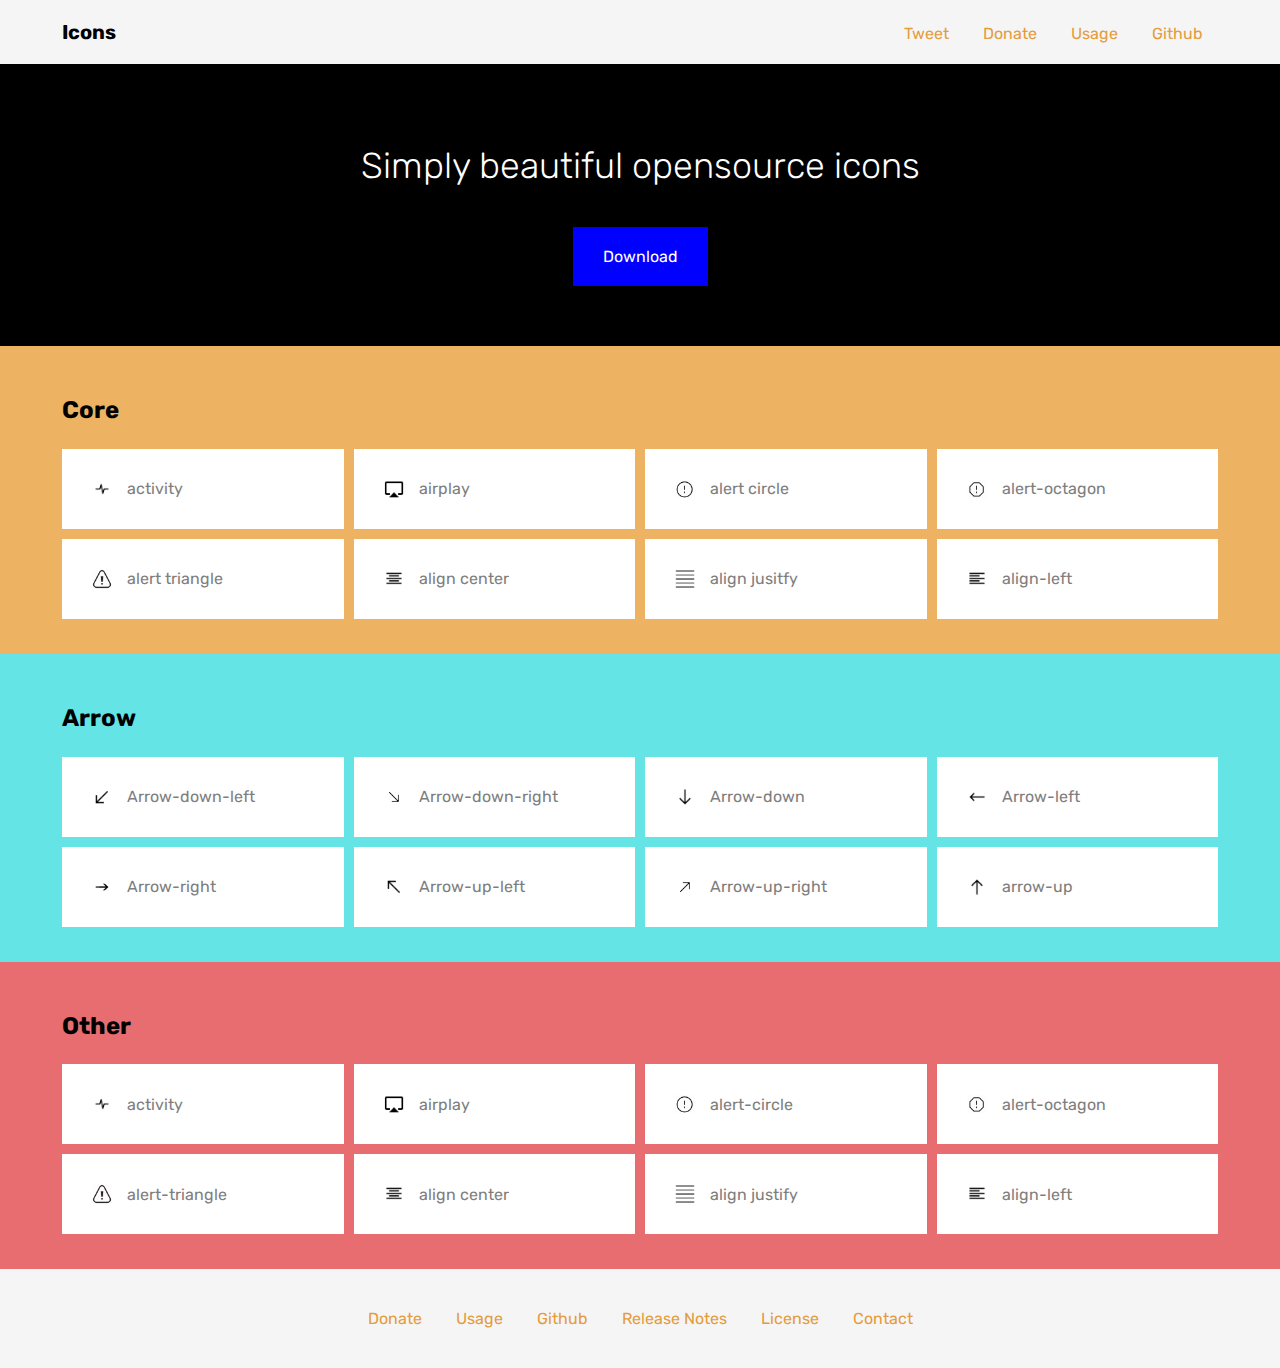
<file: SASS-track/Exercise1/index.html>
<!DOCTYPE html>
<html>
<head>
  <meta charset="utf-8">
  <meta name="viewport" content="width=device-width">
  <link rel="stylesheet" type="text/css" href="stylesheet/main.css">
  <link href="https://fonts.googleapis.com/css?family=Rubik:300,400,700,900" rel="stylesheet">
  <title>SASS - Variables</title>
</head>
<body>
  <header class="header">
    <div class="container">
      <a href="#" class="logo">Icons</a>
      <nav class="navigation">
        <a href="#" class="links">Tweet</a>
        <a href="#" class="links">Donate</a>
        <a href="#" class="links">Usage</a>
        <a href="#" class="links">Github</a>
      </nav>
    </div>
  </header>

  <section class="section1">
    <div class="container">
      <h1 class="heading">Simply beautiful opensource icons </h1>
      <a href="#" class="btn-download">Download</a>
    </div>
  </section>

  <section class="section2">
    <div class="container">
      <h2 class="section-heading">Core</h2>
      <div class="listing-area">
        <div class="list">
          <img src="images/icon-pulse.png" alt="icon" class="icons">
          <span class="icon-name">activity</span>
        </div>
        <div class="list">
          <img src="images/icon-airplay.png" alt="icon" class="icons">
          <span class="icon-name">airplay</span>
        </div>
        <div class="list">
          <img src="images/icon-alert-circle.png" alt="icon" class="icons">
          <span class="icon-name">alert circle</span>
        </div>
        <div class="list">
          <img src="images/icon-alert-octagon.png" alt="icon" class="icons">
          <span class="icon-name">alert-octagon</span>
        </div>
        <div class="list">
          <img src="images/icon-alert-triangle.png" alt="icon" class="icons">
          <span class="icon-name">alert triangle</span>
        </div>
        <div class="list">
          <img src="images/icon-align_center.png" alt="icon" class="icons">
          <span class="icon-name">align center</span>
        </div>
        <div class="list">
          <img src="images/icon-align-justify.png" alt="icon" class="icons">
          <span class="icon-name">align jusitfy</span>
        </div>
        <div class="list">
          <img src="images/icon-align-left.png" alt="icon" class="icons">
          <span class="icon-name">align-left</span>
        </div>
      </div>
    </div>
  </section>

    <section class="section2 section3">
    <div class="container">
      <h2 class="section-heading">Arrow</h2>
      <div class="listing-area">
        <div class="list">
          <img src="images/icon-arrow-down-left.png" alt="icon" class="icons">
          <span class="icon-name">Arrow-down-left</span>
        </div>
        <div class="list">
          <img src="images/icon-arrow-down-right.png" alt="icon" class="icons">
          <span class="icon-name">Arrow-down-right</span>
        </div>
        <div class="list">
          <img src="images/icon-arrow-down.png" alt="icon" class="icons">
          <span class="icon-name">Arrow-down</span>
        </div>
        <div class="list">
          <img src="images/icon-arrow-left.png" alt="icon" class="icons">
          <span class="icon-name">Arrow-left</span>
        </div>
        <div class="list">
          <img src="images/icon-arrow-right.png" alt="icon" class="icons">
          <span class="icon-name">Arrow-right</span>
        </div>
        <div class="list">
          <img src="images/icon-arrow-up-left.png" alt="icon" class="icons">
          <span class="icon-name">Arrow-up-left</span>
        </div>
        <div class="list">
          <img src="images/icon-arrow-up-right.png" alt="icon" class="icons">
          <span class="icon-name">Arrow-up-right</span>
        </div>
        <div class="list">
          <img src="images/icon-arrow-up.png" alt="icon" class="icons">
          <span class="icon-name">arrow-up</span>
        </div>
      </div>
    </div>
  </section>

    <section class="section2 section4">
    <div class="container">
      <h2 class="section-heading">Other</h2>
      <div class="listing-area">
        <div class="list">
          <img src="images/icon-pulse.png" alt="icon" class="icons">
          <span class="icon-name">activity</span>
        </div>
        <div class="list">
          <img src="images/icon-airplay.png" alt="icon" class="icons">
          <span class="icon-name">airplay</span>
        </div>
        <div class="list">
          <img src="images/icon-alert-circle.png" alt="icon" class="icons">
          <span class="icon-name">alert-circle</span>
        </div>
        <div class="list">
          <img src="images/icon-alert-octagon.png" alt="icon" class="icons">
          <span class="icon-name">alert-octagon</span>
        </div>
        <div class="list">
          <img src="images/icon-alert-triangle.png" alt="icon" class="icons">
          <span class="icon-name">alert-triangle</span>
        </div>
        <div class="list">
          <img src="images/icon-align_center.png" alt="icon" class="icons">
          <span class="icon-name">align center</span>
        </div>
        <div class="list">
          <img src="images/icon-align-justify.png" alt="icon" class="icons">
          <span class="icon-name">align justify</span>
        </div>
        <div class="list">
          <img src="images/icon-align-left.png" alt="icon" class="icons">
          <span class="icon-name">align-left</span>
        </div>
      </div>
    </div>
  </section>

  <footer class="footer">
    <a href="#" class="links">Donate</a>
    <a href="#" class="links">Usage</a>
    <a href="#" class="links">Github</a>
    <a href="#" class="links">Release Notes</a>
    <a href="#" class="links">License</a>
    <a href="#" class="links">Contact</a>
  </footer>
</body>
</html>
</file>
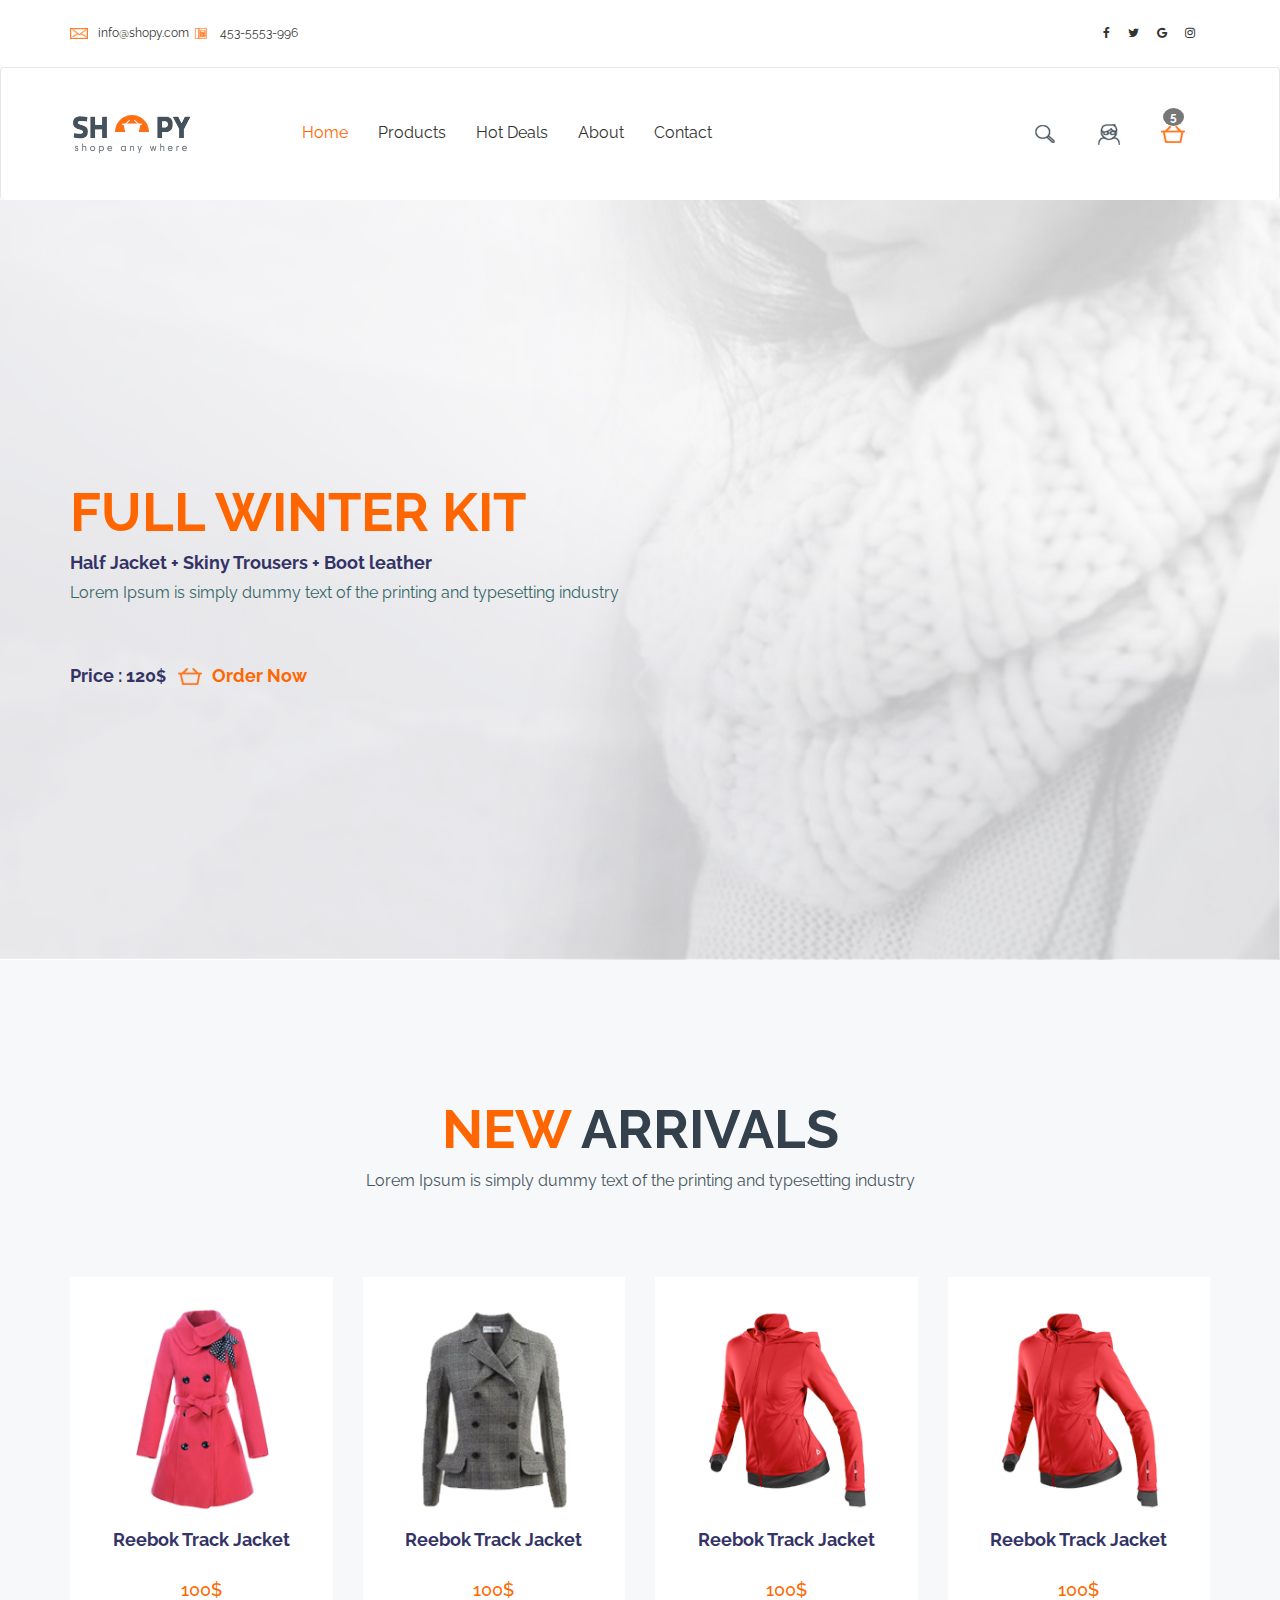
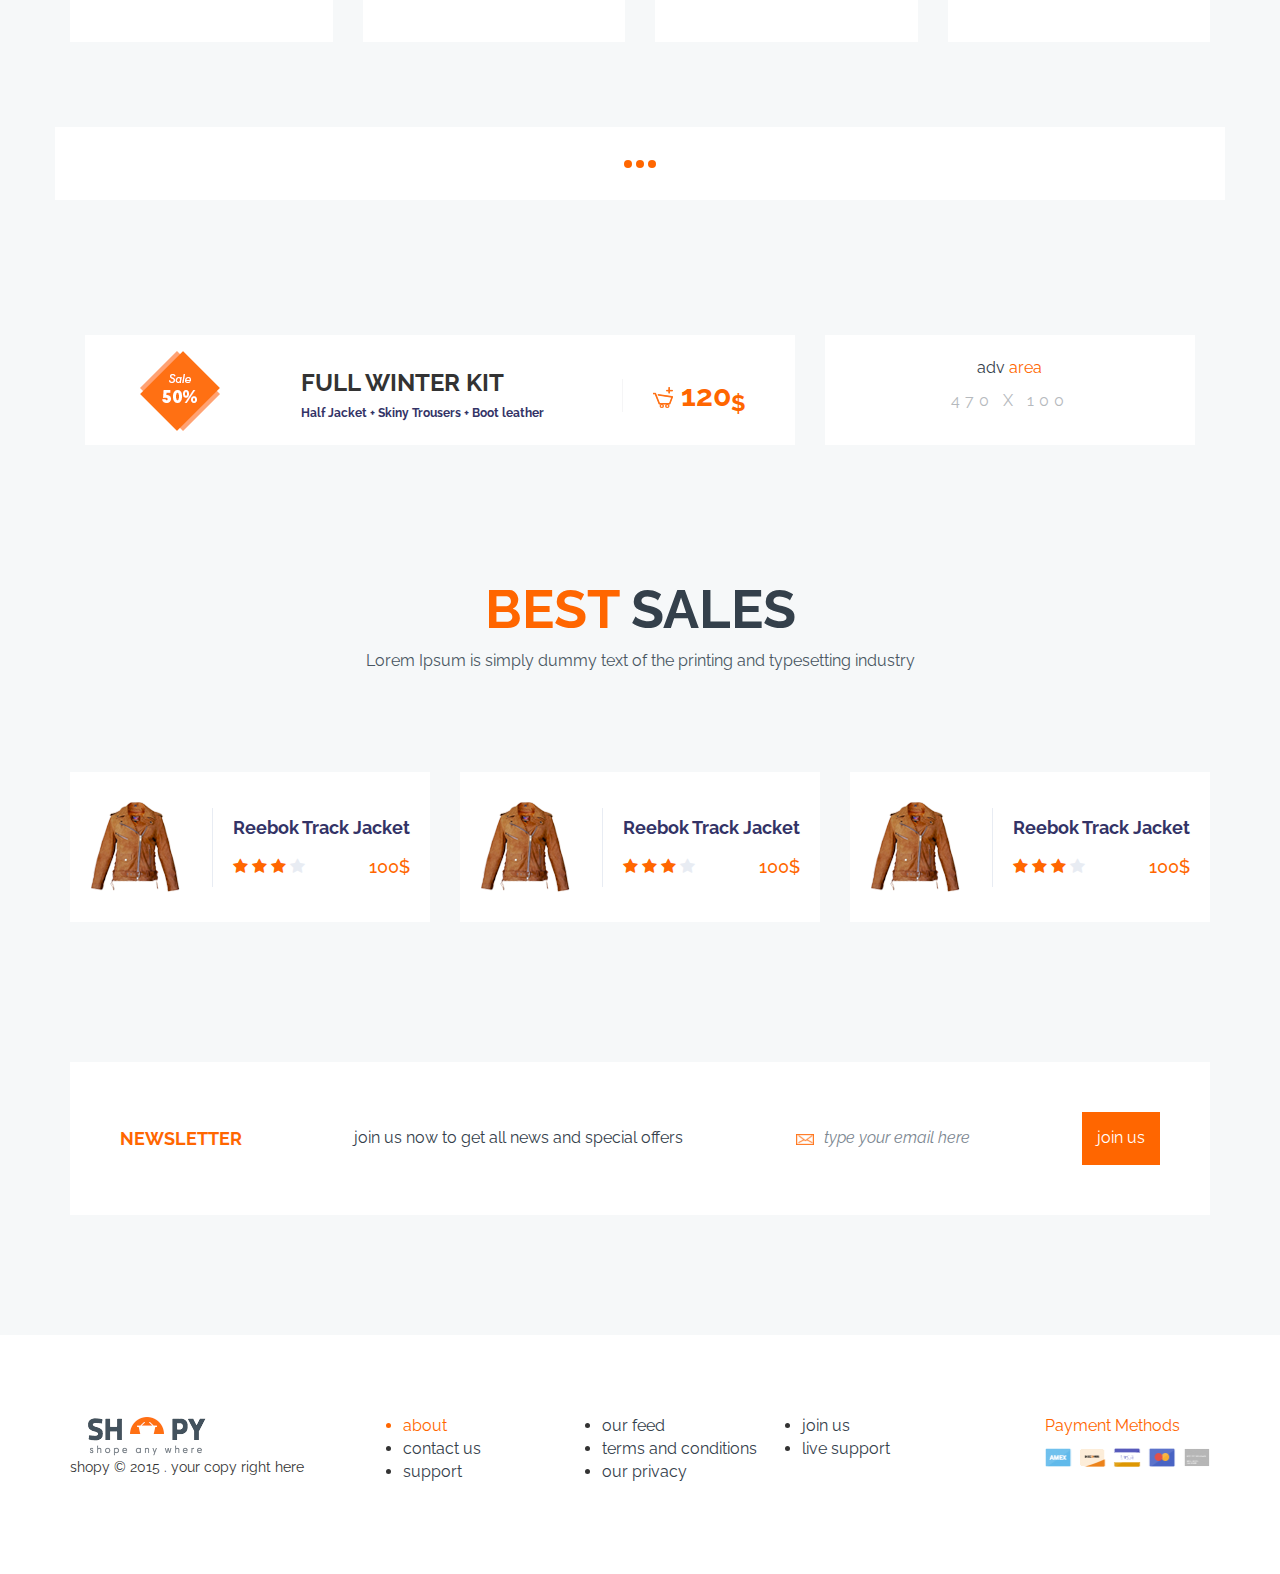
<file: SASS-track/Exercise2/index.html>
<!DOCTYPE html>
<html>
<head>
  <meta charset="utf-8">
  <meta name="viewport" content="width=device-width">
  <!-- Latest compiled and minified CSS -->
  <link rel="stylesheet" href="https://cdnjs.cloudflare.com/ajax/libs/font-awesome/4.7.0/css/font-awesome.min.css">
  <link rel="stylesheet" href="https://maxcdn.bootstrapcdn.com/bootstrap/3.3.7/css/bootstrap.min.css">
  <link href="https://fonts.googleapis.com/css?family=Raleway:300,300i,400,700,700i,900" rel="stylesheet">
  <link rel="stylesheet" type="text/css" href="stylesheets/main.css">
  <title>SHOPY - SASS</title>
</head>
<body>
  <!-- Social Header -->
  <header class="social-header">
    <div class="container">
      <div class="row">
        <div class="col-sm-6 xs-text-center">
          <a href="mailto:info@shoppy.com" class="links"><img src="images/icon-mail.png" class="contact-icon">info@shopy.com</a>
          <a href="tel:453-5553-996" class="links"><img src="images/icon-phone.png" class="contact-icon">453-5553-996</a>
        </div>
        <div class="col-sm-6 text-right xs-text-center">
          <a href="#"><i class="fa fa-facebook social-icon"></i></a>
          <a href="#"><i class="fa fa-twitter social-icon"></i></a>
          <a href="#"><i class="fa fa-google social-icon"></i></a>
          <a href="#"><i class="fa fa-instagram social-icon"></i></a>
        </div>
      </div>
    </div>
  </header>

  <!-- Navigation -->
  <nav class="navbar navbar-default top-navigation">
    <div class="container">
      <div class="navbar-header">
        <button type="button" class="navbar-toggle" data-toggle="collapse" data-target="#myNavbar">
          <span class="icon-bar"></span>
          <span class="icon-bar"></span>
          <span class="icon-bar"></span>
        </button>
        <a class="navbar-brand logo" href="#"><img src="images/logo.png"></a>
      </div>
      <div class="collapse navbar-collapse" id="myNavbar">
        <ul class="nav navbar-nav">
          <li class="active"><a href="#" class="active-link">Home</a></li>
          <li><a href="#" class="links">Products</a></li>
          <li><a href="#" class="links">Hot Deals</a></li>
          <li><a href="#" class="links">About</a></li>
          <li><a href="#" class="links">Contact</a></li>
        </ul>
        <ul class="nav navbar-nav navbar-right">
          <li><a href="#"><img src="images/search-icon.png" class="icons"></a></li>
          <li><a href="#"><img src="images/user-icon.png" class="icons"></a></li>
          <li><a href="#"><img src="images/cart-icon.png" class="icons"></a><span class="badge cart-badge">5</span></li>
        </ul>
      </div>
    </div>
  </nav>

  <!-- Banner -->
  <section class="banner">
    <div class="container">
      <div class="xs-text-center">
        <h1 class="primary-headline">full winter kit</h1>
        <h4 class="secondary-heading">Half Jacket + Skiny Trousers + Boot leather</h4>
        <p>Lorem Ipsum is simply dummy text of the printing and typesetting industry </p>
        <h4 class="secondary-heading margin-top-60">Price : 120<span class="font-16">&#36;</span> &nbsp;&nbsp;<a href="#" class="brand-color"><img src="images/cart-icon.png" class="icons">Order Now</a></h4>
      </div>
    </div>
  </section>

  <!-- Product display -->
  <section class="section2">
    <div class="container text-center">
      <h1 class="primary-headline">New <span class="sec-brand-color">Arrivals</span></h1>
      <p class="color-any">Lorem Ipsum is simply dummy text of the printing and typesetting industry </p>

      <!-- New Arrivals -->
      <div class="row newarrivals">
        <div class="col-md-3 col-sm-6">
          <div class="product-list">
            <img src="images/product1.png" alt="product1" class="product-image img-responsive center-block">
            <h4 class="secondary-heading">Reebok Track Jacket</h4>
            <h4 class="brand-color">100$</h4>
            <div class="hover-view">
              <p class="font-14">sizes    :    s - m - l - xl</p>
              <div class="center-block">
                <div class="circle bg-red"></div>
                <div class="circle bg-black"></div>
                <div class="circle bg-cyan"></div>
                <div class="circle bg-green"></div>
              </div>
              <a href="#"><img src="images/icon-share.png" alt="add to cart"></a>
              <a href="#"><img src="images/addtocart-icon.png" alt="add to cart" class="margin-30"></a>
              <a href="#"><img src="images/icon-like.png" alt="add to cart"></a>
            </div>
          </div>
        </div>
        <div class="col-md-3 col-sm-6">
          <div class="product-list">
            <img src="images/product2.png" alt="product1" class="product-image img-responsive center-block">
            <h4 class="secondary-heading">Reebok Track Jacket</h4>
            <h4 class="brand-color">100$</h4>
            <div class="hover-view">
              <p class="font-14">sizes    :    s - m - l - xl</p>
              <div class="center-block">
                <div class="circle bg-red"></div>
                <div class="circle bg-black"></div>
                <div class="circle bg-cyan"></div>
                <div class="circle bg-green"></div>
              </div>
              <a href="#"><img src="images/icon-share.png" alt="add to cart"></a>
              <a href="#"><img src="images/addtocart-icon.png" alt="add to cart" class="margin-30"></a>
              <a href="#"><img src="images/icon-like.png" alt="add to cart"></a>
            </div>
          </div>
        </div>
        <div class="col-md-3 col-sm-6">
          <div class="product-list">
            <img src="images/product3.png" alt="product1" class="product-image img-responsive center-block">
            <h4 class="secondary-heading">Reebok Track Jacket</h4>
            <h4 class="brand-color">100$</h4>
            <div class="hover-view">
              <p class="font-14">sizes    :    s - m - l - xl</p>
              <div class="center-block">
                <div class="circle bg-red"></div>
                <div class="circle bg-black"></div>
                <div class="circle bg-cyan"></div>
                <div class="circle bg-green"></div>
              </div>
              <a href="#"><img src="images/icon-share.png" alt="add to cart"></a>
              <a href="#"><img src="images/addtocart-icon.png" alt="add to cart" class="margin-30"></a>
              <a href="#"><img src="images/icon-like.png" alt="add to cart"></a>
            </div>
          </div>
        </div>
        <div class="col-md-3 col-sm-6">
          <div class="product-list">
            <img src="images/product3.png" alt="product1" class="product-image img-responsive center-block">
            <h4 class="secondary-heading">Reebok Track Jacket</h4>
            <h4 class="brand-color">100$</h4>
            <div class="hover-view">
              <p class="font-14">sizes    :    s - m - l - xl</p>
              <div class="center-block">
                <div class="circle bg-red"></div>
                <div class="circle bg-black"></div>
                <div class="circle bg-cyan"></div>
                <div class="circle bg-green"></div>
              </div>
              <a href="#"><img src="images/icon-share.png" alt="add to cart"></a>
              <a href="#"><img src="images/addtocart-icon.png" alt="add to cart" class="margin-30"></a>
              <a href="#"><img src="images/icon-like.png" alt="add to cart"></a>
            </div>
          </div>
        </div>
      </div>

      <!-- Seperator -->
      <div class="row separator">
        <div class="center-block">
          <div class="circle"></div>
          <div class="circle"></div>
          <div class="circle"></div>
        </div>
      </div>
      <div class="offer-banner">
        <div class="offer-box">
          <img src="images/sale.png" alt="sale">
          <div class="text-left">
            <h3 class="font-bold text-uppercase">full winter kit</h3>
            <h6 class="secondary-heading">Half Jacket + Skiny Trousers + Boot leather</h6>
          </div>
          <div class="brand-color h2 addtocart">
            <img src="images/addtocart-icon.png" alt="add to cart">
            <span class="font-bold">120<sub>$</sub></span>
          </div>
        </div>
        <div class="offer-box2">
          <p class="font-16 sec-brand-color">adv <span class="brand-color">area</span></p>
          <p class="color-any">470 X 100 </p>
        </div>
      </div>

      <!-- Best Sales -->
      <h1 class="primary-headline">best <span class="sec-brand-color">sales</span></h1>
      <p class="color-any">Lorem Ipsum is simply dummy text of the printing and typesetting industry </p>

      <div class="best-sales-area row">
        <div class="col-sm-4">
        <div class="best-sales-box">
          <div>
            <img src="images/product4.png" alt="jacket" class="img-responsive">
          </div>
          <div class="text-left description">
            <h4 class="secondary-heading">Reebok Track Jacket</h4>
            <div class="rating">
              <div class="starbox">
                <i class="fa fa-star brand-color" aria-hidden="true"></i>
                <i class="fa fa-star brand-color" aria-hidden="true"></i>
                <i class="fa fa-star brand-color" aria-hidden="true"></i>
                <i class="fa fa-star" aria-hidden="true"></i>
              </div>
              <h4 class="brand-color">100$</h4>
            </div>
            <a href="#"><img src="images/addtocart-icon.png" alt="add to cart" class="hover-view"></a>
            <a href="#" class="brand-color"><span class="font-bold hover-view margin-30">add to cart</span></a>
          </div>
        </div>
        </div>
        <div class="col-sm-4">
        <div class="best-sales-box">
          <div>
            <img src="images/product4.png" alt="jacket" class="img-responsive">
          </div>
          <div class="text-left description">
            <h4 class="secondary-heading">Reebok Track Jacket</h4>
            <div class="rating">
              <div class="starbox">
                <i class="fa fa-star brand-color" aria-hidden="true"></i>
                <i class="fa fa-star brand-color" aria-hidden="true"></i>
                <i class="fa fa-star brand-color" aria-hidden="true"></i>
                <i class="fa fa-star" aria-hidden="true"></i>
              </div>
              <h4 class="brand-color">100$</h4>
            </div>
            <a href="#"><img src="images/addtocart-icon.png" alt="add to cart" class="hover-view"></a>
            <a href="#" class="brand-color"><span class="font-bold hover-view margin-30">add to cart</span></a>
          </div>
        </div>
        </div>
        <div class="col-sm-4">
        <div class="best-sales-box">
          <div>
            <img src="images/product4.png" alt="jacket" class="img-responsive">
          </div>
          <div class="text-left description">
            <h4 class="secondary-heading">Reebok Track Jacket</h4>
            <div class="rating">
              <div class="starbox">
                <i class="fa fa-star brand-color" aria-hidden="true"></i>
                <i class="fa fa-star brand-color" aria-hidden="true"></i>
                <i class="fa fa-star brand-color" aria-hidden="true"></i>
                <i class="fa fa-star" aria-hidden="true"></i>
              </div>
              <h4 class="brand-color">100$</h4>
            </div>
            <a href="#"><img src="images/addtocart-icon.png" alt="add to cart" class="hover-view"></a>
            <a href="#" class="brand-color"><span class="font-bold hover-view margin-30">add to cart</span></a>
          </div>
        </div>
      </div>
      </div>

      <!-- News Letter -->
      <div class="news-letter">
        <h4 class="secondary-heading brand-color text-uppercase margin-xs-10">Newsletter</h4>
        <p class="sec-brand-color reset-margin margin-xs-10">join us now to get all news and special offers</p>
        <a href="mailto:info@shoppy.com" class="links color-any margin-xs-10"><img src="images/icon-mail.png" class="contact-icon"><i>type your email here</i></a>
        <a href="#" class="btn-join-us margin-xs-10">join us</a>
      </div>
    </div>
  </section>

<!-- FOoter -->
  <footer class="footer">
    <div class="container">
      <div class="row">
        <div class="col-sm-3 xs-text-center">
          <a class="logo" href="#"><img src="images/logo.png"></a>
          <p class="font-14">shopy &copy; 2015 . your copy right here</p>
        </div>
        <div class="col-sm-7">
          <ul class="footerlinks">
            <li class="brand-color"><a href="#" class="brand-color">about</a></li>
            <li><a href="#">contact us</a></li>
            <li><a href="#">support</a></li>
          </ul>
          <ul class="footerlinks">
            <li><a href="#">our feed</a></li>
            <li><a href="#">terms and conditions</a></li>
            <li><a href="#">our privacy</a></li>
          </ul>
          <ul class="footerlinks">
            <li><a href="#">join us</a></li>
            <li><a href="#">live support</a></li>
          </ul>
        </div>
        <div class="col-sm-2">
          <p class="font-16 brand-color xs-text-center">Payment Methods</p>
          <a href="#" target="_blank"><img src="images/paymentcards.png" alt="cards" class="img-responsive center-block"></a>
        </div>
      </div>
    </div>
  </footer>


<!-- jQuery library -->
<script src="https://ajax.googleapis.com/ajax/libs/jquery/3.2.1/jquery.min.js"></script>
<!-- Latest compiled JavaScript -->
<script src="https://maxcdn.bootstrapcdn.com/bootstrap/3.3.7/js/bootstrap.min.js"></script>
</body>
</html>
</file>
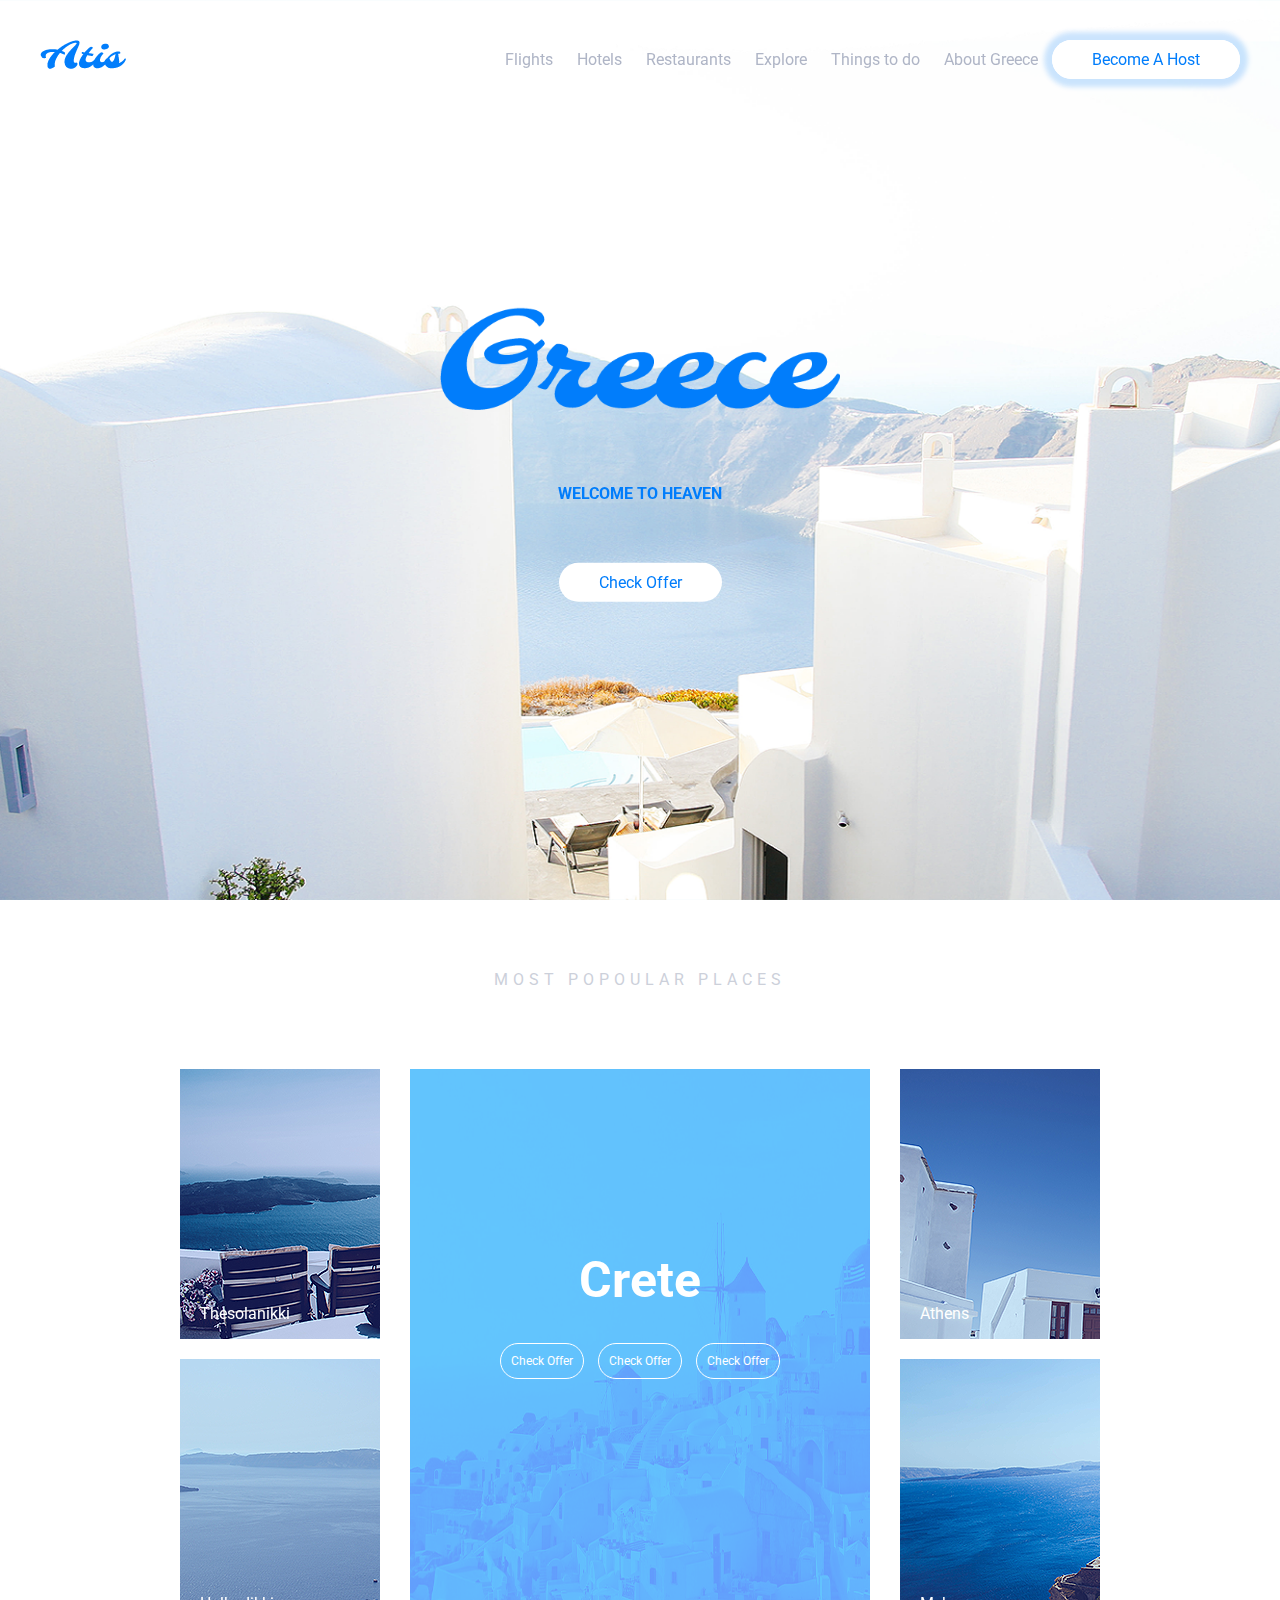
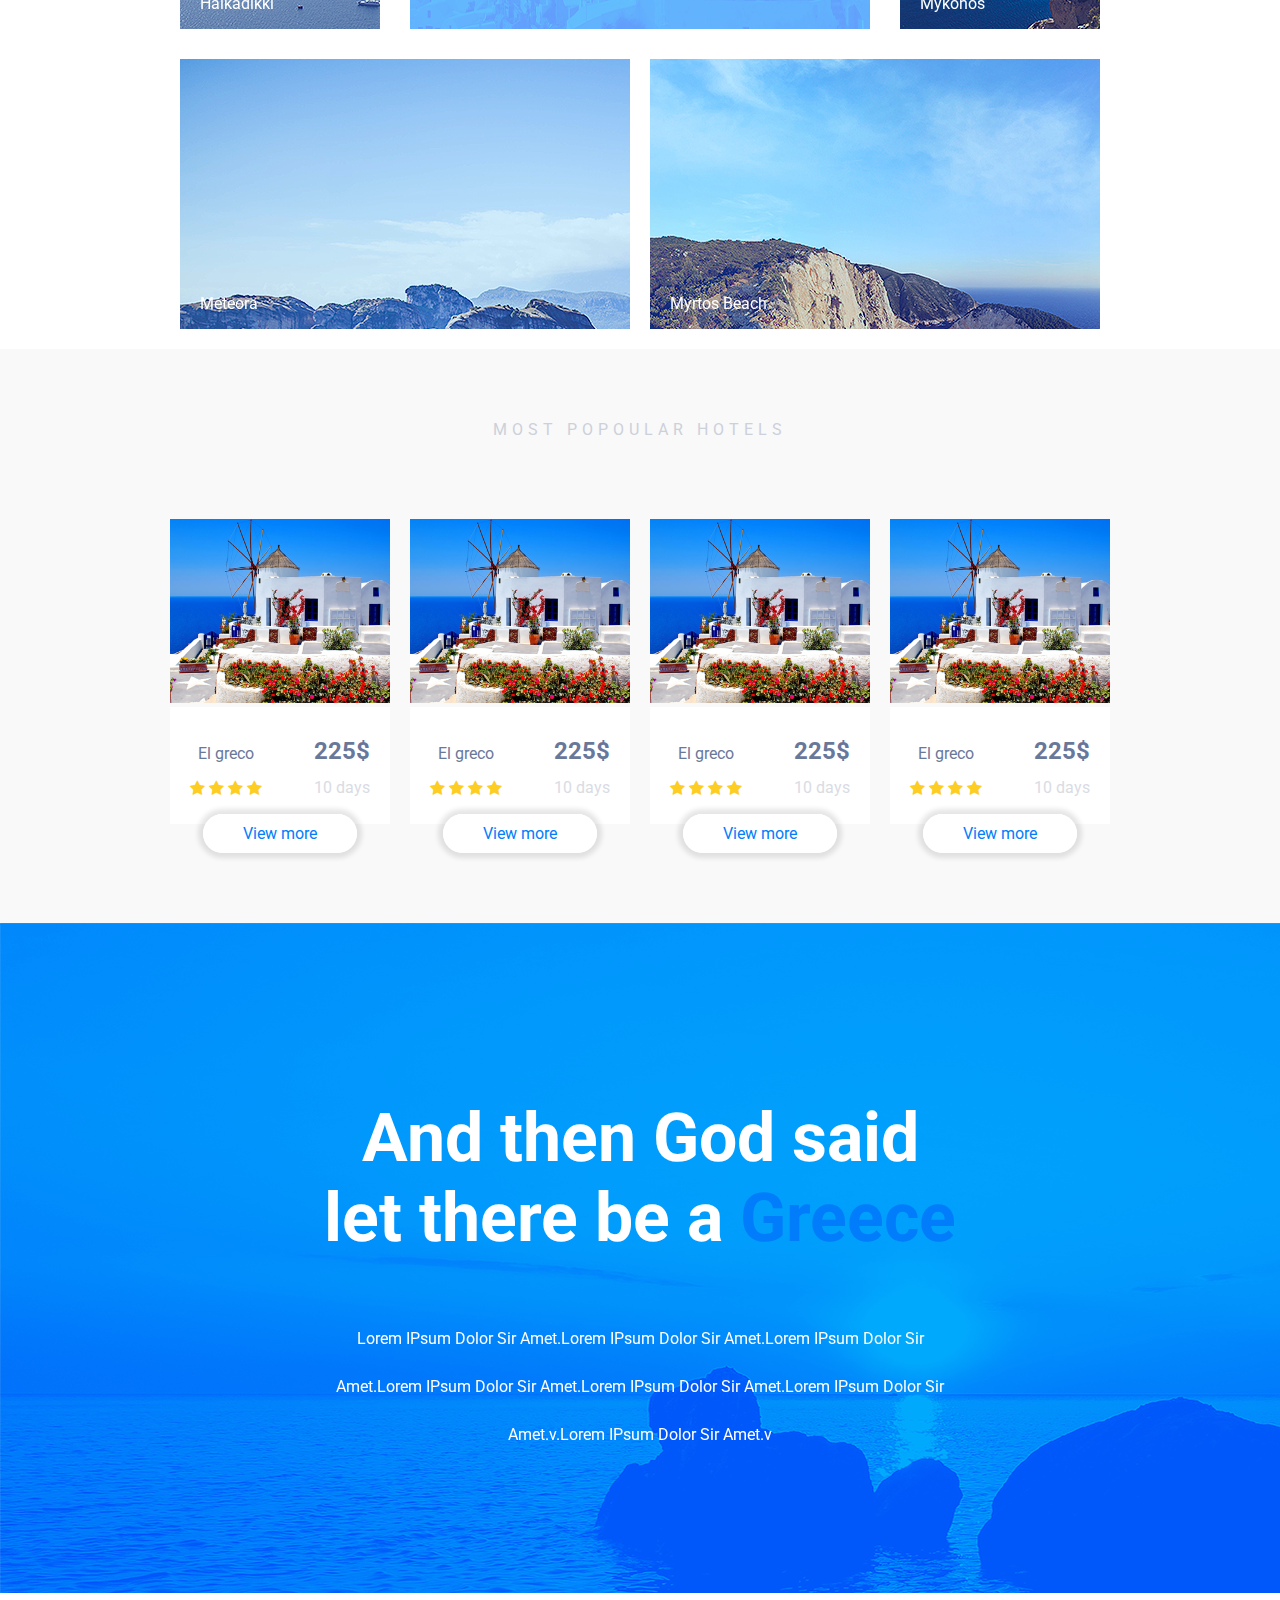
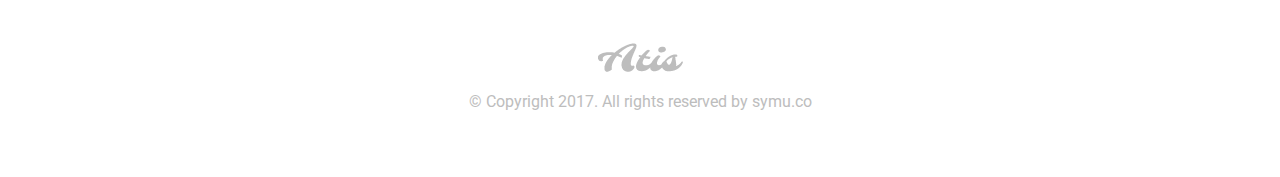
<file: SASS-track/Exercise3-Vtapp/index.html>
<!DOCTYPE html>
<html>
<head>
  <meta charset="utf-8">
  <meta name="viewport" content="width=device-width">
  <link href="https://fonts.googleapis.com/css?family=Roboto:300,400,700,900" rel="stylesheet">
  <link rel="stylesheet" href="https://cdnjs.cloudflare.com/ajax/libs/font-awesome/4.7.0/css/font-awesome.min.css">
  <link rel="stylesheet" type="text/css" href="stylesheets/main.css">
  <title>Atis</title>
</head>
<body>
  <!-- Header -->
  <header class="header">
    <div class="container">
      <a href="#"><img src="images/logo.png" alt="logo" class="logo"></a>
      <nav class="navigation">
        <a href="#" class="navlinks">Flights</a>
        <a href="#" class="navlinks">Hotels</a>
        <a href="#" class="navlinks">Restaurants</a>
        <a href="#" class="navlinks">Explore</a>
        <a href="#" class="navlinks">Things to do</a>
        <a href="#" class="navlinks">About Greece</a>
        <a href="#" class="btns">Become A Host</a>
      </nav>
    </div>
  </header>
  <!-- Banner -->
  <section class="banner">
    <div class="container">
      <img src="images/banner-name.png" alt="Greece" class="banner-logo">
      <p class="headline">Welcome to heaven</p>
      <a href="#" class="btns">Check Offer</a>
    </div>
  </section>

<!-- Destinations -->
  <section class="section2">
    <div class="container">
      <p class="section-heading">most popoular places</p>
      <div class="col-3 margin-gutter">
        <div class="col-12">
          <div class="destination1 height-destination">
            <div class="description">
              <p>Thesolanikki</p>
            </div>
          </div>
        </div>
        <div class="col-12">
          <div class="destination2 height-destination">
            <div class="description">
              <p>Halkadikki</p>
            </div>
          </div>
        </div>
      </div>
      <div class="col-6">
        <div class="destination7 height-destination-middle">
          <div class="description">
            <h2>Crete</h2>
            <a href="#" class="btns">Check Offer</a>
            <a href="#" class="btns">Check Offer</a>
            <a href="#" class="btns">Check Offer</a>
          </div>
        </div>
      </div>
      <div class="col-3 margin-gutter">
        <div class="col-12">
          <div class="destination3 height-destination">
            <div class="description">
              <p>Athens</p>
            </div>
          </div>
        </div>
        <div class="col-12">
          <div class="destination4 height-destination">
            <div class="description">
              <p>Mykonos</p>
            </div>
          </div>
        </div>
      </div>
      <div class="col-12">
        <div class="col-6">
          <div class="destination5 height-destination">
            <div class="description">
              <p>Meteora</p>
            </div>
          </div>
        </div>
        <div class="col-6">
          <div class="destination6 height-destination">
            <div class="description">
              <p>Myrtos Beach</p>
            </div>
          </div>
        </div>
      </div>
    </div>
  </section>

<!-- hotels -->
  <section class="section3">
    <div class="container">
      <p class="section-heading">most popoular hotels</p>
      <div class="col-3">
        <div class="hotels">
          <img src="images/hotelimage1.png" alt="Hotel" class="hotel-image">
          <div class="details">
            <div>
              <p>El greco</p>
              <p class="color-star">
                <i class="fa fa-star" aria-hidden="true"></i>
                <i class="fa fa-star" aria-hidden="true"></i>
                <i class="fa fa-star" aria-hidden="true"></i>
                <i class="fa fa-star" aria-hidden="true"></i>
              </p>
            </div>
            <div>
              <h2>225$</h2>
              <p class="no-of-days">10 days</p>
            </div>
          </div>
          <a href="#" class="btns">View more</a>
        </div>
      </div>
      <div class="col-3">
        <div class="hotels">
          <img src="images/hotelimage1.png" alt="Hotel" class="hotel-image">
          <div class="details">
            <div>
              <p>El greco</p>
              <p class="color-star">
                <i class="fa fa-star" aria-hidden="true"></i>
                <i class="fa fa-star" aria-hidden="true"></i>
                <i class="fa fa-star" aria-hidden="true"></i>
                <i class="fa fa-star" aria-hidden="true"></i>
              </p>
            </div>
            <div>
              <h2>225$</h2>
              <p class="no-of-days">10 days</p>
            </div>
          </div>
          <a href="#" class="btns">View more</a>
        </div>
      </div>
      <div class="col-3">
        <div class="hotels">
          <img src="images/hotelimage1.png" alt="Hotel" class="hotel-image">
          <div class="details">
            <div>
              <p>El greco</p>
              <p class="color-star">
                <i class="fa fa-star" aria-hidden="true"></i>
                <i class="fa fa-star" aria-hidden="true"></i>
                <i class="fa fa-star" aria-hidden="true"></i>
                <i class="fa fa-star" aria-hidden="true"></i>
              </p>
            </div>
            <div>
              <h2>225$</h2>
              <p class="no-of-days">10 days</p>
            </div>
          </div>
          <a href="#" class="btns">View more</a>
        </div>
      </div>
      <div class="col-3">
        <div class="hotels">
          <img src="images/hotelimage1.png" alt="Hotel" class="hotel-image">
          <div class="details">
            <div>
              <p>El greco</p>
              <p class="color-star">
                <i class="fa fa-star" aria-hidden="true"></i>
                <i class="fa fa-star" aria-hidden="true"></i>
                <i class="fa fa-star" aria-hidden="true"></i>
                <i class="fa fa-star" aria-hidden="true"></i>
              </p>
            </div>
            <div>
              <h2>225$</h2>
              <p class="no-of-days">10 days</p>
            </div>
          </div>
          <a href="#" class="btns">View more</a>
        </div>
      </div>
    </div>
  </section>

<!-- Carousel -->
  <section class="section4">
    <div class="container">
      <h2 class="carousel-header">And then God said let there be a <span class="color-brand">Greece</span></h2>
      <p class="details">Lorem IPsum Dolor Sir Amet.Lorem IPsum Dolor Sir Amet.Lorem IPsum Dolor Sir Amet.Lorem IPsum Dolor Sir Amet.Lorem IPsum Dolor Sir Amet.Lorem IPsum Dolor Sir Amet.v.Lorem IPsum Dolor Sir Amet.v</p>
    </div>
  </section>

<!-- FOoter -->
  <footer class="footer">
    <div class="container">
      <img src="images/atias-logo.png">
      <p>&copy; Copyright 2017. All rights reserved by symu.co</p>
    </div>
  </footer>
</body>
</html>
</file>
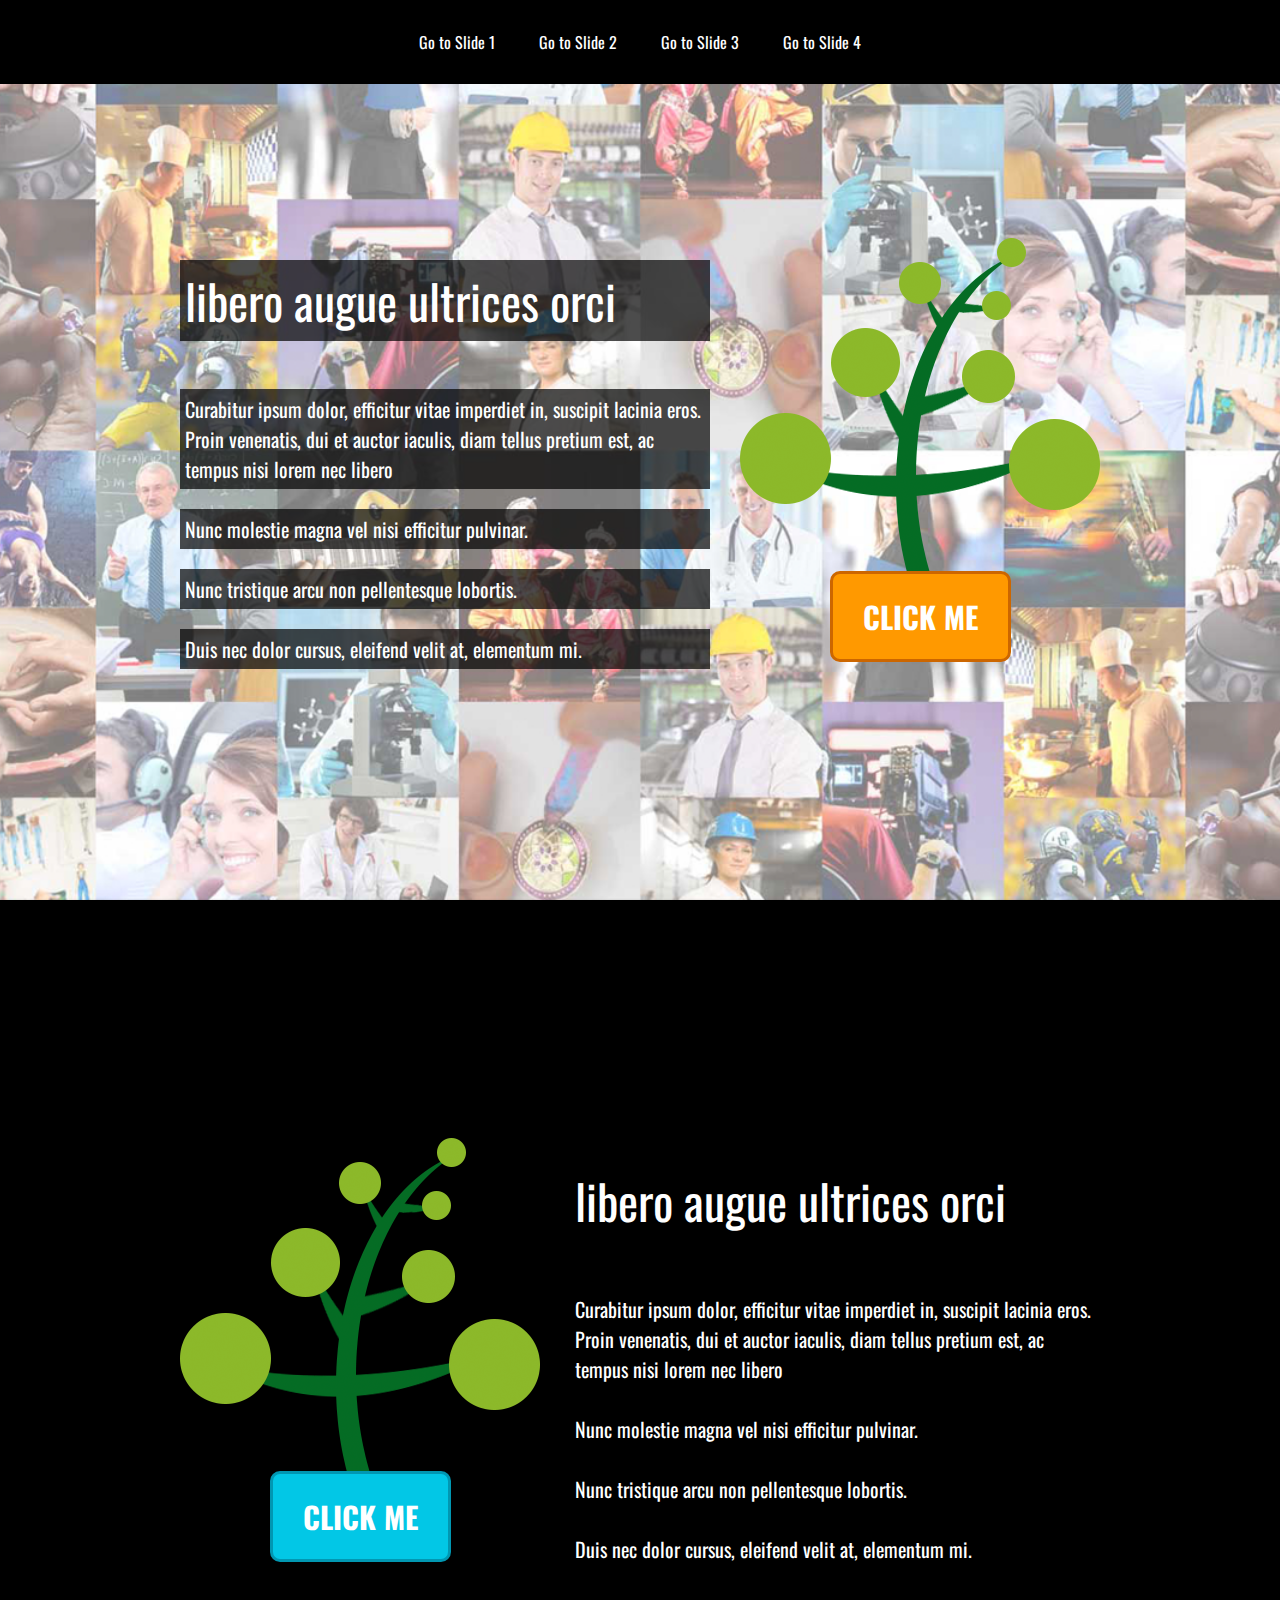
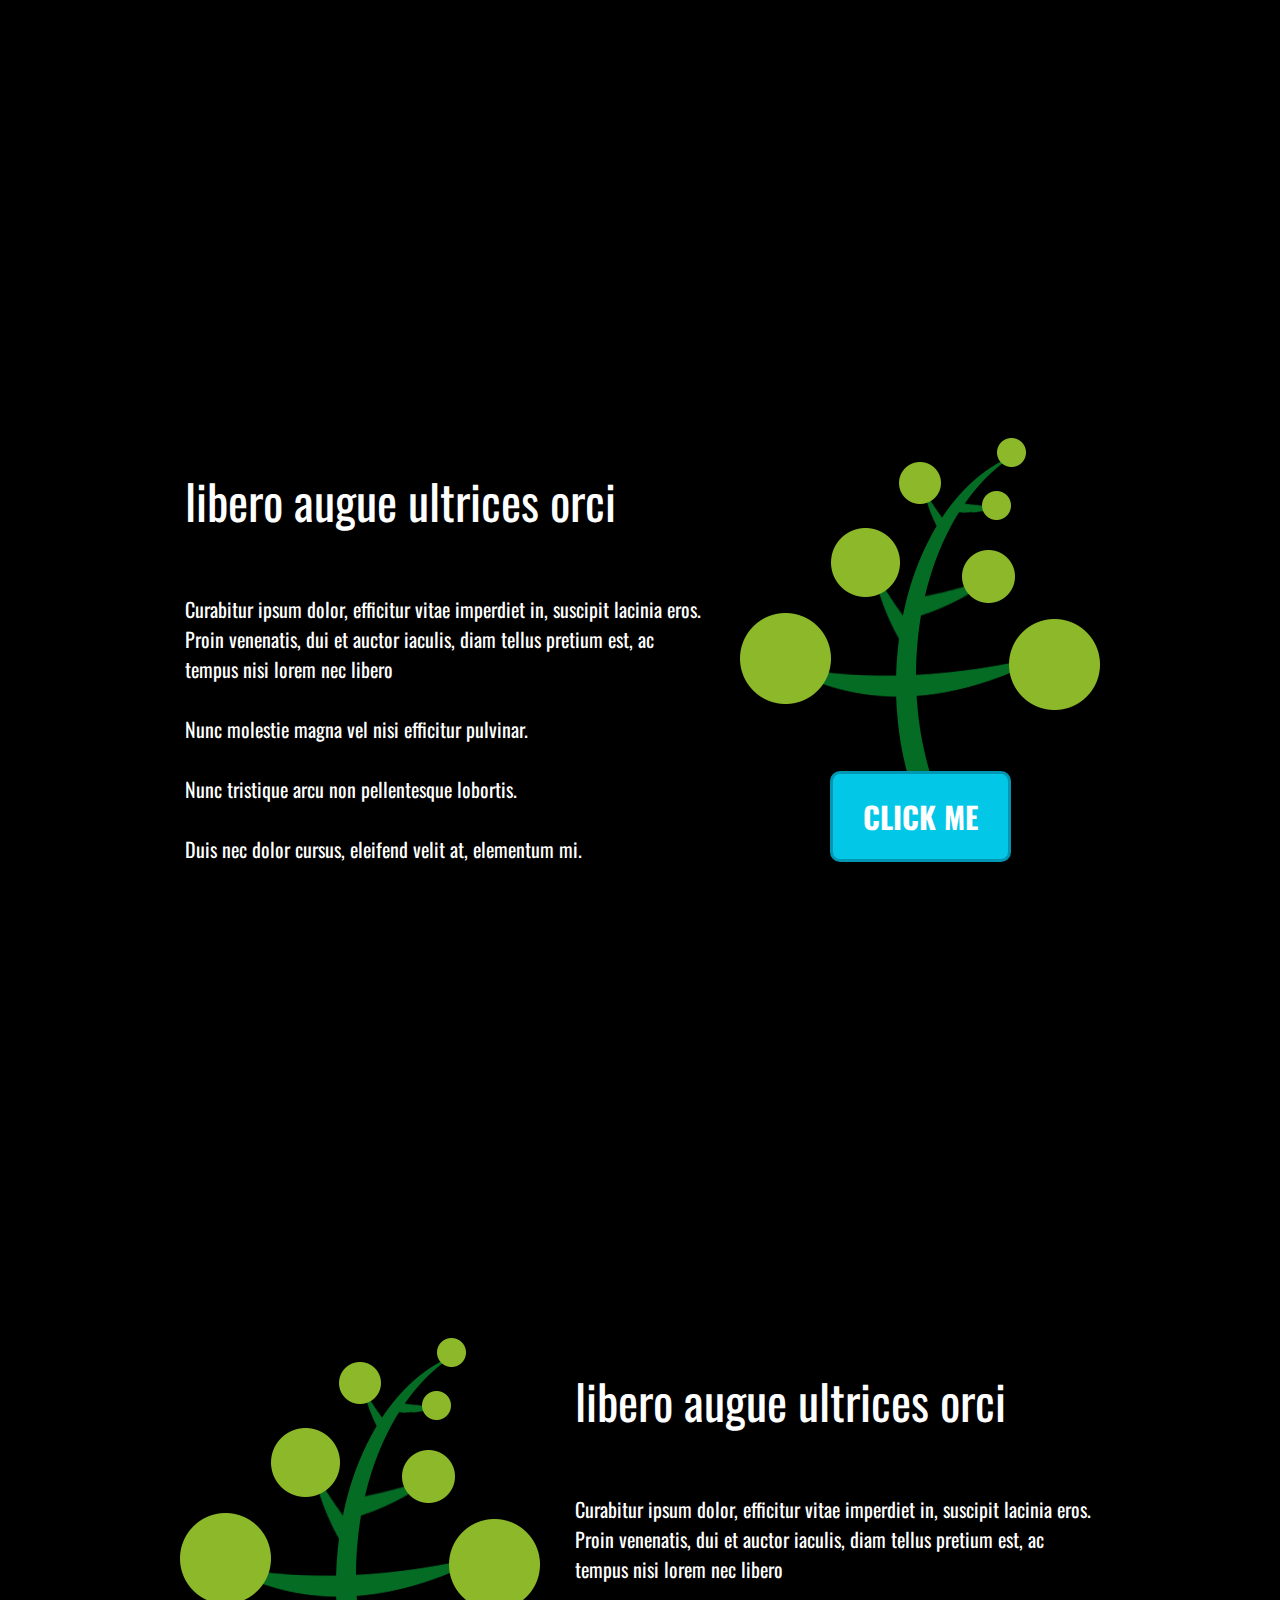
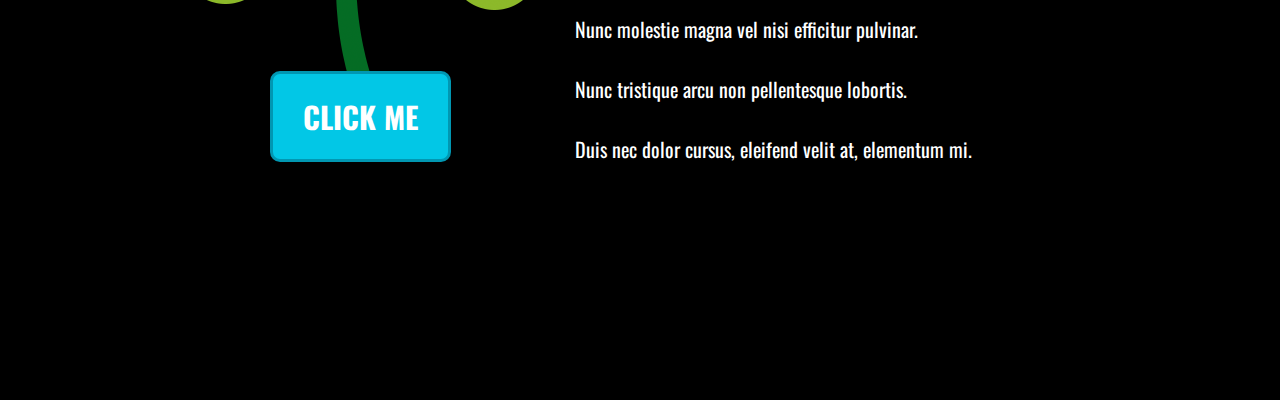
<file: SASS-track/Exercise4-Parallax(with image)/index.html>
<!DOCTYPE html>
<html>
<head>
  <meta charset="utf-8">
  <meta name="viewport" content="width=device-width">
  <link href="https://fonts.googleapis.com/css?family=Oswald:300,400,700" rel="stylesheet">
  <link rel="stylesheet" type="text/css" href="stylesheets/main.css">
  <title>Parallax</title>
</head>
<body>
<!-- Header -->
  <header class="header">
    <div class="container vertically-center">
      <nav class="navigation">
        <a href="#section1" class="navlinks">Go to Slide 1</a>
        <a href="#section2" class="navlinks">Go to Slide 2</a>
        <a href="#section3" class="navlinks">Go to Slide 3</a>
        <a href="#section4" class="navlinks">Go to Slide 4</a>
      </nav>
    </div>
  </header>

<!-- Section 1 -->
<section id="section1" class="section1">
  <div class="container">
    <div class="description">
      <p class="title">libero augue ultrices orci</p>
      <p class="details">Curabitur ipsum dolor, efficitur vitae imperdiet in, suscipit lacinia eros. Proin venenatis, dui et auctor iaculis, diam tellus pretium est, ac tempus nisi lorem nec libero</p>
      <p class="details">Nunc molestie magna vel nisi efficitur pulvinar.</p>
      <p class="details">Nunc tristique arcu non pellentesque lobortis.</p>
      <p class="details">Duis nec dolor cursus, eleifend velit at, elementum mi.</p>
    </div>
    <div class="ordered-col">
      <div class="image-tree">
        <img src="images/tree.png" alt="tree" class="tree-image">
        <a href="#" class="btn-clickme bg-btn-1">Click Me</a>
      </div>
    </div>
  </div>
</section>
<section id="section2" class="section2">
  <div class="container">
    <div class="description">
      <p class="title">libero augue ultrices orci</p>
      <p class="details">Curabitur ipsum dolor, efficitur vitae imperdiet in, suscipit lacinia eros. Proin venenatis, dui et auctor iaculis, diam tellus pretium est, ac tempus nisi lorem nec libero</p>
      <p class="details">Nunc molestie magna vel nisi efficitur pulvinar.</p>
      <p class="details">Nunc tristique arcu non pellentesque lobortis.</p>
      <p class="details">Duis nec dolor cursus, eleifend velit at, elementum mi.</p>
    </div>
    <div class="ordered-col">
      <div class="image-tree">
        <img src="images/tree.png" alt="tree" class="tree-image">
        <a href="#" class="btn-clickme bg-btn-2">Click Me</a>
      </div>
    </div>
  </div>
</section>
<section id="section3" class="section3">
  <div class="container">
    <div class="description">
      <p class="title">libero augue ultrices orci</p>
      <p class="details">Curabitur ipsum dolor, efficitur vitae imperdiet in, suscipit lacinia eros. Proin venenatis, dui et auctor iaculis, diam tellus pretium est, ac tempus nisi lorem nec libero</p>
      <p class="details">Nunc molestie magna vel nisi efficitur pulvinar.</p>
      <p class="details">Nunc tristique arcu non pellentesque lobortis.</p>
      <p class="details">Duis nec dolor cursus, eleifend velit at, elementum mi.</p>
    </div>
    <div class="ordered-col">
      <div class="image-tree">
        <img src="images/tree.png" alt="tree" class="tree-image">
        <a href="#" class="btn-clickme bg-btn-2">Click Me</a>
      </div>
    </div>
  </div>
</section>
<section id="section4" class="section4">
  <div class="container">
    <div class="description">
      <p class="title">libero augue ultrices orci</p>
      <p class="details">Curabitur ipsum dolor, efficitur vitae imperdiet in, suscipit lacinia eros. Proin venenatis, dui et auctor iaculis, diam tellus pretium est, ac tempus nisi lorem nec libero</p>
      <p class="details">Nunc molestie magna vel nisi efficitur pulvinar.</p>
      <p class="details">Nunc tristique arcu non pellentesque lobortis.</p>
      <p class="details">Duis nec dolor cursus, eleifend velit at, elementum mi.</p>
    </div>
    <div class="ordered-col">
      <div class="image-tree">
        <img src="images/tree.png" alt="tree" class="tree-image">
        <a href="#" class="btn-clickme bg-btn-2">Click Me</a>
      </div>
    </div>
  </div>
</section>
</body>
</html>
</file>
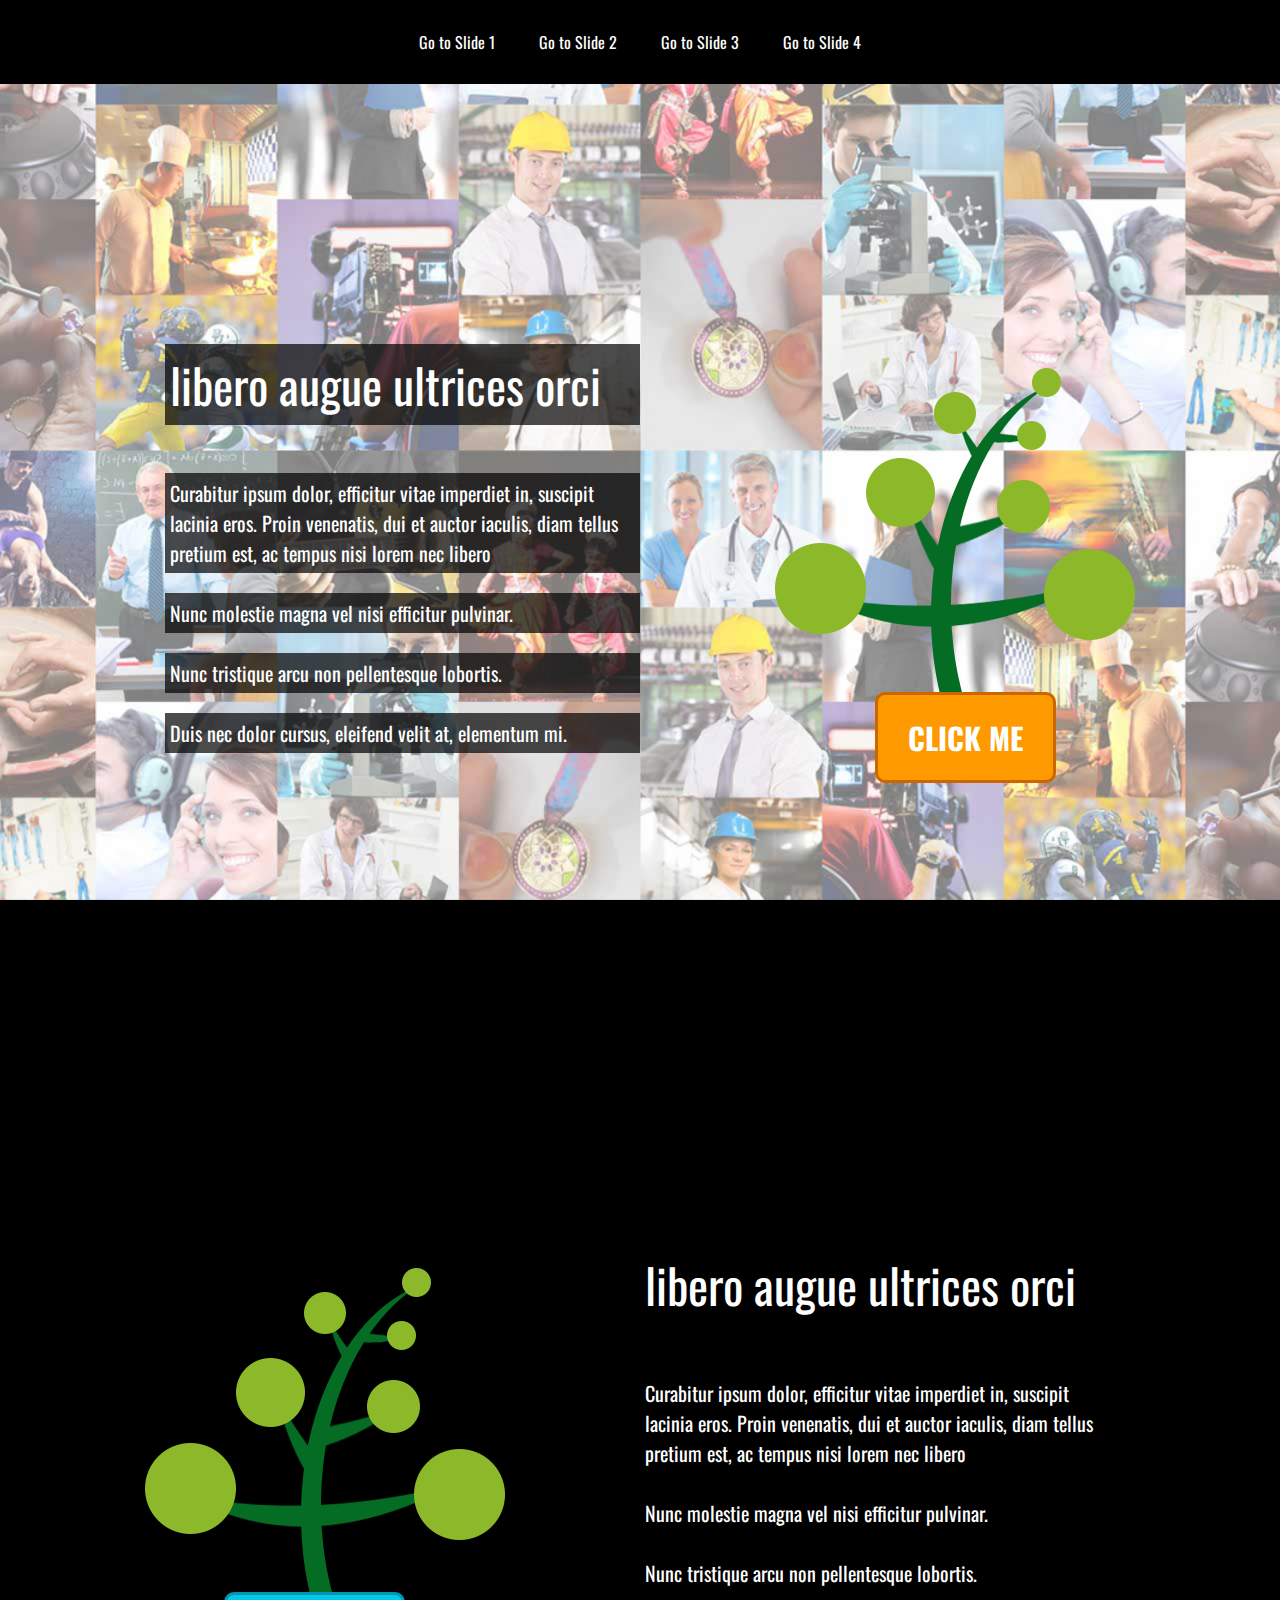
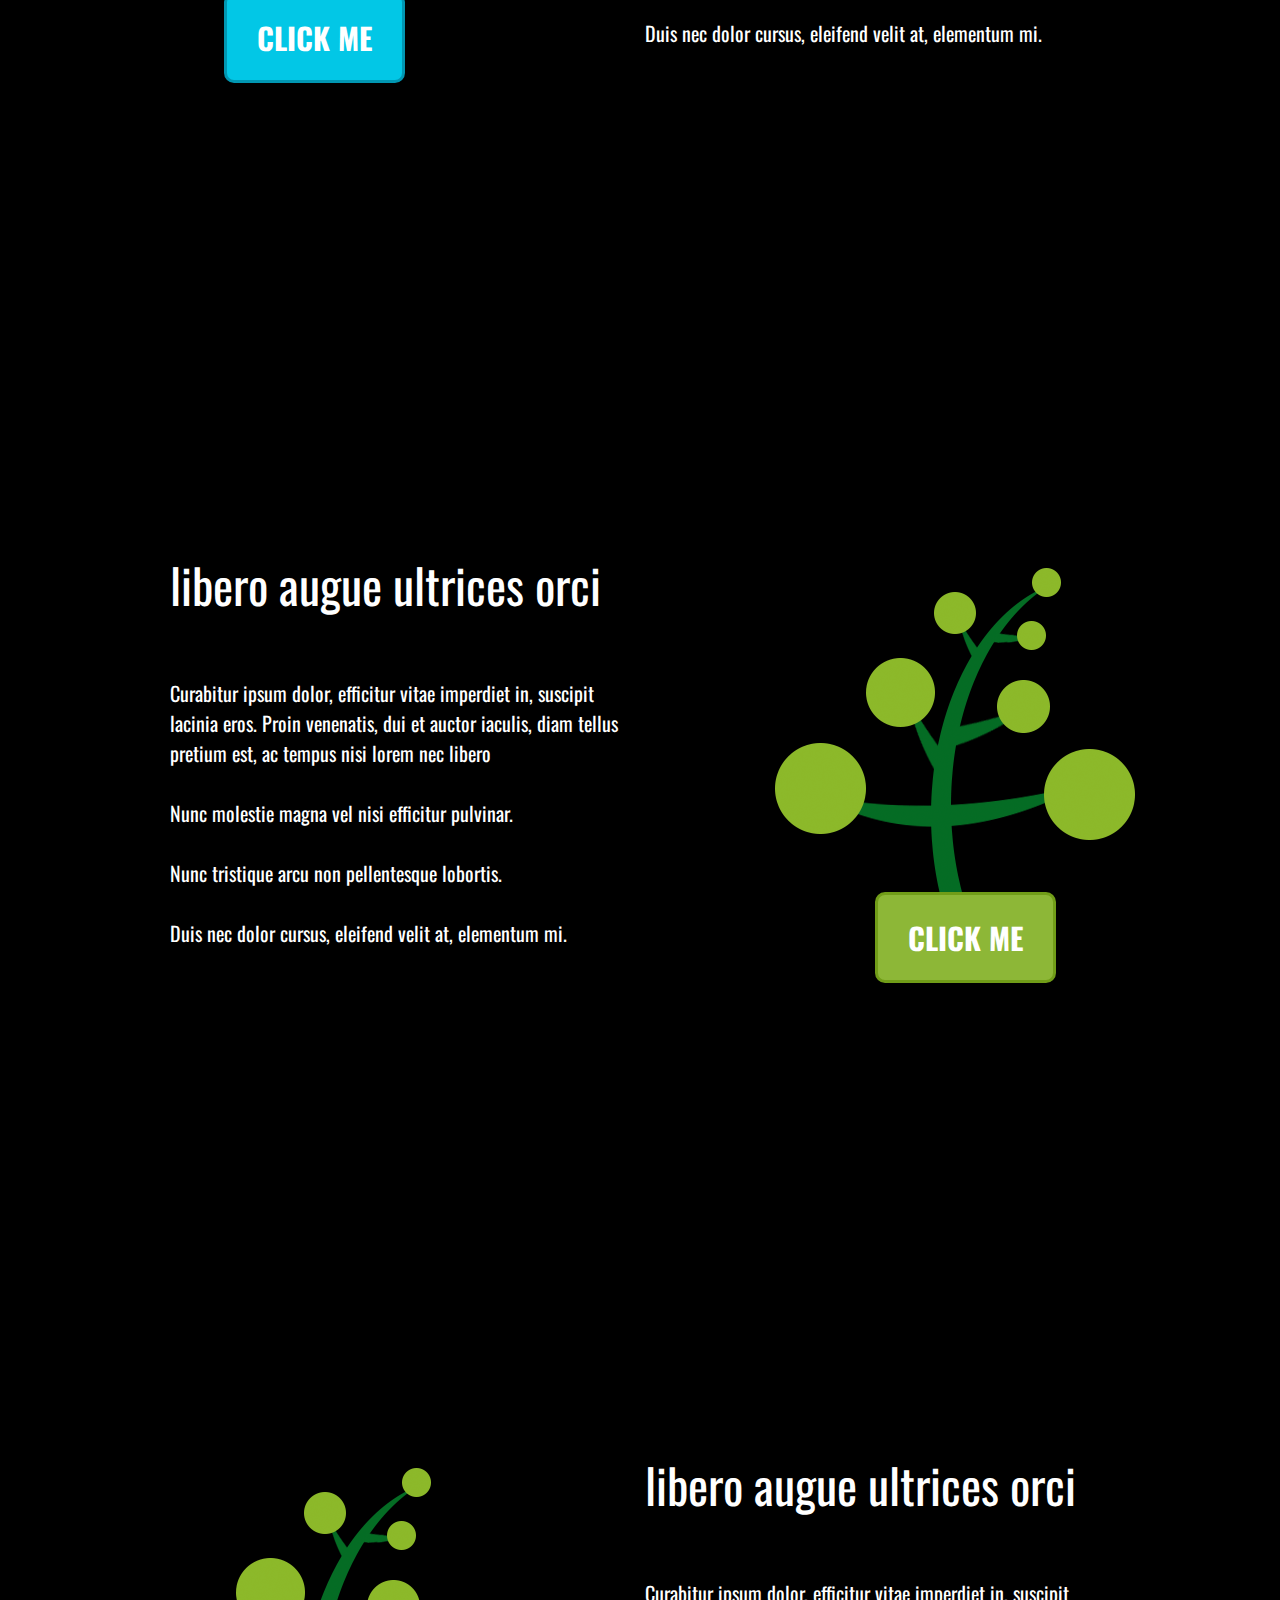
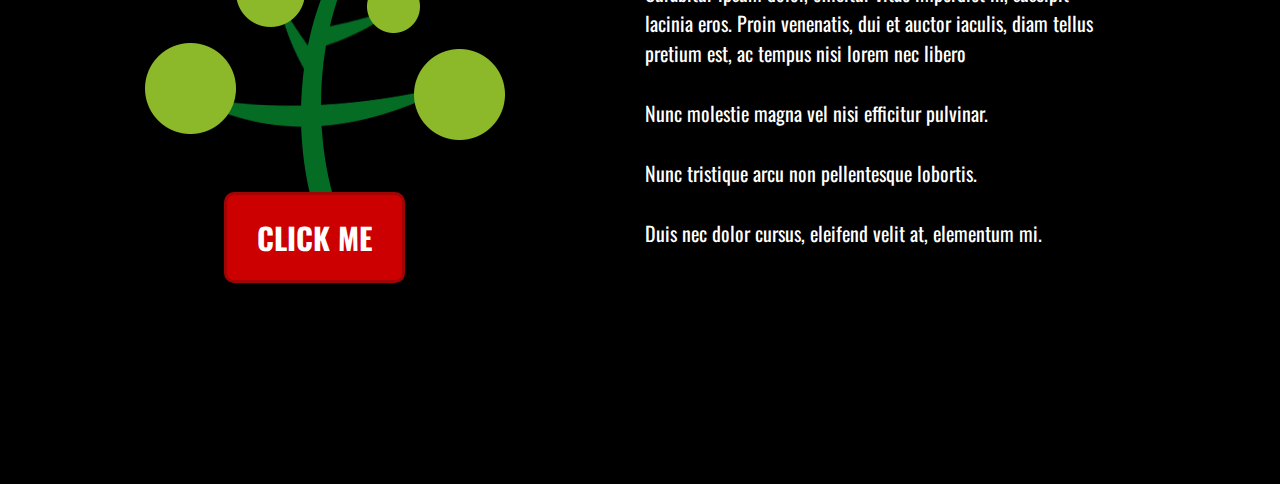
<file: SASS-track/Exercise4-Parallax/index.html>
<!DOCTYPE html>
<html>
<head>
  <meta charset="utf-8">
  <meta name="viewport" content="width=device-width">
  <link href="https://fonts.googleapis.com/css?family=Oswald:300,400,700" rel="stylesheet">
  <link rel="stylesheet" type="text/css" href="stylesheets/main.css">
  <title>Parallax</title>
</head>
<body>
<!-- Header -->
  <header class="header">
    <div class="container vertically-center">
      <nav class="navigation">
        <a href="#section1" class="navlinks">Go to Slide 1</a>
        <a href="#section2" class="navlinks">Go to Slide 2</a>
        <a href="#section3" class="navlinks">Go to Slide 3</a>
        <a href="#section4" class="navlinks">Go to Slide 4</a>
      </nav>
    </div>
  </header>

<!-- Section 1 -->
<section id="section1" class="section1">
  <div class="container">
    <div class="description">
      <p class="title">libero augue ultrices orci</p>
      <p class="details">Curabitur ipsum dolor, efficitur vitae imperdiet in, suscipit lacinia eros. Proin venenatis, dui et auctor iaculis, diam tellus pretium est, ac tempus nisi lorem nec libero</p>
      <p class="details">Nunc molestie magna vel nisi efficitur pulvinar.</p>
      <p class="details">Nunc tristique arcu non pellentesque lobortis.</p>
      <p class="details">Duis nec dolor cursus, eleifend velit at, elementum mi.</p>
    </div>
    <a href="#" class="btn-clickme bg-btn-1">Click Me</a>
  </div>
</section>
<section id="section2" class="section2">
  <div class="container">
    <div class="description shift-right">
      <p class="title">libero augue ultrices orci</p>
      <p class="details">Curabitur ipsum dolor, efficitur vitae imperdiet in, suscipit lacinia eros. Proin venenatis, dui et auctor iaculis, diam tellus pretium est, ac tempus nisi lorem nec libero</p>
      <p class="details">Nunc molestie magna vel nisi efficitur pulvinar.</p>
      <p class="details">Nunc tristique arcu non pellentesque lobortis.</p>
      <p class="details">Duis nec dolor cursus, eleifend velit at, elementum mi.</p>
    </div>
    <a href="#" class="btn-clickme bg-btn-2">Click Me</a>
  </div>
</section>
<section id="section3" class="section3">
  <div class="container">
    <div class="description">
      <p class="title">libero augue ultrices orci</p>
      <p class="details">Curabitur ipsum dolor, efficitur vitae imperdiet in, suscipit lacinia eros. Proin venenatis, dui et auctor iaculis, diam tellus pretium est, ac tempus nisi lorem nec libero</p>
      <p class="details">Nunc molestie magna vel nisi efficitur pulvinar.</p>
      <p class="details">Nunc tristique arcu non pellentesque lobortis.</p>
      <p class="details">Duis nec dolor cursus, eleifend velit at, elementum mi.</p>
    </div>
    <a href="#" class="btn-clickme bg-btn-3">Click Me</a>
  </div>
</section>
<section id="section4" class="section4">
  <div class="container">
    <div class="description shift-right">
      <p class="title">libero augue ultrices orci</p>
      <p class="details">Curabitur ipsum dolor, efficitur vitae imperdiet in, suscipit lacinia eros. Proin venenatis, dui et auctor iaculis, diam tellus pretium est, ac tempus nisi lorem nec libero</p>
      <p class="details">Nunc molestie magna vel nisi efficitur pulvinar.</p>
      <p class="details">Nunc tristique arcu non pellentesque lobortis.</p>
      <p class="details">Duis nec dolor cursus, eleifend velit at, elementum mi.</p>
    </div>
    <a href="#" class="btn-clickme bg-btn-4">Click Me</a>
  </div>
</section>
</body>
</html>
</file>
<file: SASS-track/Exercise1/stylesheet/main.css>
body {
  font-family: 'Rubik', sans-serif;
  margin: 0;
  padding: 0; }

* {
  box-sizing: border-box; }

.btn-download, .header .logo, .header .secondary-heading, .links {
  text-decoration: none; }

.header .container, .listing-area, .list {
  display: flex;
  display: -webkit-flex; }

.container {
  margin-left: auto;
  margin-right: auto;
  max-width: 1196px;
  padding: 20px; }

.btn-download {
  background-color: blue;
  color: white;
  padding: 20px 30px; }
  .btn-download:hover {
    background-color: white;
    color: blue; }

.header {
  background-color: whitesmoke; }
  .header .container {
    align-items: baseline;
    justify-content: space-between; }
  .header .logo, .header .secondary-heading {
    color: black;
    font-size: 20px;
    font-weight: bold; }

.navigation {
  font-size: 16px; }

.links {
  color: #e49c3d;
  padding: 15px; }
  .links:hover {
    text-decoration: underline; }

.footer {
  background-color: whitesmoke;
  padding: 40px 0;
  position: relative;
  text-align: center; }

/* home page section */
.section1 {
  background-color: black;
  color: white;
  padding: 60px 0;
  text-align: center; }
  .section1 .heading {
    font-size: 36px;
    font-weight: 300;
    margin-bottom: 60px;
    margin-top: 0; }

/* Icon Display section */
.section2 {
  background-color: #edb262; }
  .section2 .container {
    padding: 30px 20px; }

.listing-area {
  flex-wrap: wrap;
  justify-content: space-between;
  margin-left: -5px;
  margin-right: -5px; }

.list {
  align-items: center;
  background-color: white;
  flex-grow: 1;
  margin: 5px;
  padding: 30px;
  width: 275px; }
  .list .icons {
    height: 20px; }
  .list .icon-name {
    color: #7e7e7e;
    margin-left: 15px; }

.section3 {
  background-color: #64e4e4; }

.section4 {
  background-color: #e86d70; }

@media (max-width: 500px) {
  .links {
    padding-left: 2px;
    padding-right: 2px; } }

/*# sourceMappingURL=main.css.map */
</file>
<file: SASS-track/Exercise2/stylesheets/main.css>
.banner .container, .offer-banner, .offer-box, .offer-box2, .best-sales-box, .rating, .news-letter {
  display: flex;
  display: -webkit-flex; }

.product-list, .separator, .offer-box, .offer-box2, .best-sales-box, .news-letter {
  background-color: white; }

body {
  font-family: "Raleway", sans-serif;
  font-size: 16px; }

.font-bold {
  font-weight: bold; }

.brand-color {
  color: #ff6600 !important; }

.font-16 {
  font-size: 16px; }

.font-14 {
  font-size: 14px; }

a.brand-color {
  background-color: transparent;
  color: #ff6600; }
  a.brand-color:hover {
    background-color: transparent;
    color: #ff6600; }

.reset-margin {
  margin-bottom: 0; }

.margin-30 {
  margin-right: 30px;
  margin-left: 30px; }

.links, .top-navigation .navbar-nav .links {
  background-color: transparent;
  color: #333333; }
  .links:hover, .top-navigation .navbar-nav .links:hover {
    background-color: transparent;
    color: #ff6600; }

.top-navigation {
  background-color: white;
  border-bottom: none;
  padding: 40px 0;
  margin-bottom: 0; }
  .top-navigation .navbar-nav .active .active-link {
    background-color: white;
    color: #ff6600; }
    .top-navigation .navbar-nav .active .active-link:hover {
      background-color: transparent;
      color: #ff6600; }

.logo {
  margin-right: 80px;
  padding: 5px 15px; }

.icons {
  height: 22px;
  width: 24px;
  margin-right: 10px;
  display: inline-block;
  vertical-align: text-top; }

.cart-badge {
  border-radius: 50%;
  left: 17px;
  position: absolute;
  top: 0; }

.social-header {
  font-size: 12px;
  padding: 25px; }

.contact-icon {
  height: 11px;
  margin-right: 10px;
  width: 18px; }

.social-icon {
  background-color: transparent;
  color: #333333;
  margin-right: 15px; }
  .social-icon:hover {
    background-color: transparent;
    color: #ff6600; }

.banner {
  background: url("../images/banner.png") top right no-repeat, url("../images/banner-bg.png") center no-repeat;
  background-size: auto 100%,100% 100%;
  height: calc(100vh - 140px);
  min-height: 600px; }
  .banner .container {
    align-items: center;
    color: #336666;
    height: 100%; }

.primary-headline {
  color: #ff6600;
  font-size: 54px;
  font-weight: 700;
  text-transform: uppercase; }

.secondary-heading {
  color: #333366;
  font-weight: bold; }

.margin-top-60 {
  margin-top: 60px; }

.footer {
  padding: 80px 0; }

.footerlinks {
  display: inline-block;
  vertical-align: top;
  width: 30%; }
  .footerlinks li a {
    background-color: transparent;
    color: #34404b; }
    .footerlinks li a:hover {
      background-color: transparent;
      color: #ff6600; }

.btn-join-us {
  background-color: #ff6600;
  color: white;
  display: inline-block;
  padding: 15px; }

.section2 {
  background-color: #f6f8f9;
  padding: 120px 0; }

.sec-brand-color {
  color: #34404b; }

.color-any {
  color: #495662; }

.product-list {
  cursor: pointer;
  min-height: 365px;
  padding: 30px;
  margin-top: 20px;
  margin-bottom: 20px;
  transition: all 0.5s; }
  .product-list .secondary-heading {
    margin-bottom: 30px;
    margin-top: 20px; }
  .product-list .product-image {
    max-width: 100%;
    max-height: 100%; }
  .product-list:hover {
    -webkit-box-shadow: 0 0 10px 5px rgba(0, 0, 0, 0.06);
    -moz-box-shadow: 0 0 10px 5px rgba(0, 0, 0, 0.06);
    -ms-box-shadow: 0 0 10px 5px rgba(0, 0, 0, 0.06);
    box-shadow: 0 0 10px 5px rgba(0, 0, 0, 0.06); }
    .product-list:hover .product-image {
      height: 90px;
      display: inline; }
    .product-list:hover .secondary-heading {
      color: #ff6600; }
    .product-list:hover h4.brand-color {
      display: none; }
    .product-list:hover .hover-view {
      display: block; }
      .product-list:hover .hover-view .circle {
        height: 13px;
        width: 13px;
        margin: 30px 0; }
      .product-list:hover .hover-view .circle.bg-red {
        background-color: red; }
      .product-list:hover .hover-view .circle.bg-black {
        background-color: black; }
      .product-list:hover .hover-view .circle.bg-cyan {
        background-color: cyan; }
      .product-list:hover .hover-view .circle.bg-green {
        background-color: green; }
      .product-list:hover .hover-view .center-block {
        border-bottom: 1px solid #f2f4f7; }

.hover-view {
  display: none; }

.newarrivals {
  margin-top: 65px;
  margin-bottom: 65px; }

.circle {
  background-color: #ff6600;
  -webkit-border-radius: 50%;
  -moz-border-radius: 50%;
  -ms-border-radius: 50%;
  border-radius: 50%;
  display: inline-block;
  height: 8px;
  width: 8px; }

.separator {
  padding-bottom: 25px;
  padding-top: 25px; }

.offer-banner {
  justify-content: space-between;
  margin: 120px 0; }

.offer-box, .offer-box2, .best-sales-box {
  align-items: center;
  flex-grow: 2;
  justify-content: space-around;
  margin: 15px;
  padding: 10px; }

.offer-box2 {
  flex-direction: column;
  flex: 2 0 auto;
  justify-content: center; }
  .offer-box2 .color-any {
    color: #b5b9bd;
    letter-spacing: 5px; }

.addtocart {
  border-left: 1px solid #f5f5f6;
  padding-left: 30px; }

.best-sales-area {
  margin-bottom: 120px;
  margin-top: 80px; }

.best-sales-box {
  cursor: pointer;
  justify-content: space-between;
  padding: 30px 20px;
  margin: 20px 0;
  transition: all 0.5s; }
  .best-sales-box .description {
    border-left: 1px solid #e8ecf3;
    padding-left: 20px; }
  .best-sales-box:hover {
    -webkit-box-shadow: 0 0 10px 5px rgba(0, 0, 0, 0.06);
    -moz-box-shadow: 0 0 10px 5px rgba(0, 0, 0, 0.06);
    -ms-box-shadow: 0 0 10px 5px rgba(0, 0, 0, 0.06);
    box-shadow: 0 0 10px 5px rgba(0, 0, 0, 0.06); }
    .best-sales-box:hover .rating {
      display: none; }
    .best-sales-box:hover .hover-view {
      display: initial;
      vertical-align: text-bottom; }

.rating {
  align-items: center;
  justify-content: space-between; }

.starbox {
  color: #e8ecf3; }

.news-letter {
  align-items: center;
  justify-content: space-between;
  padding: 50px; }
  .news-letter .color-any {
    color: #7c8791; }

@media (max-width: 767px) {
  .xs-text-center {
    text-align: center;
    margin-bottom: 10px;
    width: 100%; }

  .offer-banner, .news-letter {
    flex-direction: column; }

  .margin-xs-10 {
    margin-bottom: 10px; }

  .footerlinks {
    font-size: 12px; } }
@media (min-width: 768px) and (max-width: 1023px) {
  .rating {
    flex-direction: column; }

  .logo {
    margin-right: 0px;
    padding-left: 5px;
    padding-right: 5px; }

  .navbar-nav .icons {
    margin-right: 0px; } }
</file>
<file: SASS-track/Exercise3-Vtapp/stylesheets/main.css>
.height-destination-middle .description, .banner .container, .section4 .container {
  position: absolute;
  top: 50%;
  left: 50%;
  transform: translate(-50%, -50%); }

.section3 .details {
  display: flex;
  display: -webkit-flex; }

.destination1, .destination2, .destination3, .destination4, .destination5, .destination6, .destination7 {
  background-repeat: no-repeat;
  position: relative; }

/*Mixin for link colors */
/* Mixin for Columns of grids */
.col-common, .col-1, .col-2, .col-3, .col-4, .col-5, .col-6, .col-7, .col-8, .col-9, .col-10, .col-11, .col-12 {
  float: left;
  padding: 10px;
  -webkit-border-radius: 4px;
  -moz-border-radius: 4px;
  -ms-border-radius: 4px;
  border-radius: 4px; }

/* Mixin for Backgrounds of destinations */
body {
  color: white;
  font-family: Roboto, sans-serif;
  font-size: 16px;
  margin: 0;
  padding: 0; }

* {
  box-sizing: border-box; }

.height-destination {
  min-height: 270px; }

.height-destination-middle {
  background-size: 100% 100%;
  min-height: 560px; }
  .height-destination-middle .description {
    text-align: center;
    width: 100%; }
    .height-destination-middle .description h2 {
      font-size: 50px; }
    .height-destination-middle .description .btns {
      background-color: transparent;
      color: white;
      border: 1px solid white;
      font-size: 12px;
      margin: 5px;
      padding: 10px; }
      .height-destination-middle .description .btns:hover {
        background-color: transparent;
        color: #017dfb; }
      .height-destination-middle .description .btns:hover {
        border-color: #017dfb; }

.margin-gutter {
  margin-bottom: -10px;
  margin-top: -10px; }

.color-brand {
  color: #017dfb; }

.container {
  margin-left: auto;
  margin-right: auto;
  width: 960px; }

.clearfix, .container::after {
  content: "";
  clear: both;
  display: table; }

.col-1 {
  width: 8.33333%; }

.col-2 {
  width: 16.66667%; }

.col-3 {
  width: 25%; }

.col-4 {
  width: 33.33333%; }

.col-5 {
  width: 41.66667%; }

.col-6 {
  width: 50%; }

.col-7 {
  width: 58.33333%; }

.col-8 {
  width: 66.66667%; }

.col-9 {
  width: 75%; }

.col-10 {
  width: 83.33333%; }

.col-11 {
  width: 91.66667%; }

.col-12 {
  width: 100%; }

.btns {
  text-decoration: none;
  padding: 10px 40px;
  -webkit-border-radius: 50px;
  -moz-border-radius: 50px;
  -ms-border-radius: 50px;
  border-radius: 50px;
  background-color: white;
  color: #017dfb; }
  .btns:hover {
    background-color: #017dfb;
    color: white; }

.header {
  padding: 50px 40px;
  position: fixed;
  top: 0;
  text-align: right;
  width: 100%; }
  .header .logo {
    float: left;
    margin-top: -10px; }
  .header .container {
    width: 100%; }
  .header .btns {
    -webkit-box-shadow: 0px 0px 5px 8px rgba(1, 125, 251, 0.2);
    -moz-box-shadow: 0px 0px 5px 8px rgba(1, 125, 251, 0.2);
    -ms-box-shadow: 0px 0px 5px 8px rgba(1, 125, 251, 0.2);
    box-shadow: 0px 0px 5px 8px rgba(1, 125, 251, 0.2); }

.navigation .navlinks {
  background-color: transparent;
  color: #afb5c6;
  padding: 0 10px;
  text-decoration: none; }
  .navigation .navlinks:hover {
    background-color: transparent;
    color: #017dfb; }

.banner {
  background: lightblue url(../images/banner.png) center no-repeat;
  background-size: cover;
  height: 100vh;
  min-height: 670px;
  text-align: center; }
  .banner .banner-logo {
    max-width: 400px; }

.headline {
  color: #017dfb;
  font-weight: bold;
  margin-bottom: 70px;
  margin-top: 70px;
  text-transform: uppercase; }

/* Banner ends */
/* Section starts */
.section-heading {
  color: #ccd0da;
  letter-spacing: 5px;
  margin-bottom: 70px;
  margin-top: 70px;
  text-align: center;
  text-transform: uppercase; }

.destination1 {
  background-image: url(../images/greeceimage1.png); }

.destination2 {
  background-image: url(../images/greeceimage2.png); }

.destination3 {
  background-image: url(../images/greeceimage3.png); }

.destination4 {
  background-image: url(../images/greeceimage4.png); }

.destination5 {
  background-image: url(../images/greeceimage5.png); }

.destination6 {
  background-image: url(../images/greeceimage6.png); }

.destination7 {
  background-image: url(../images/greeceimage7.png); }

.section3 {
  background-color: #f9f9f9;
  padding: 1px 0 70px 0; }
  .section3 .details {
    align-items: baseline;
    background-color: white;
    color: #697899;
    justify-content: space-between;
    padding: 10px 20px; }

.hotels {
  min-height: 270px;
  text-align: center; }
  .hotels .btns {
    -webkit-box-shadow: 0 0 5px 5px rgba(0, 0, 0, 0.1);
    -moz-box-shadow: 0 0 5px 5px rgba(0, 0, 0, 0.1);
    -ms-box-shadow: 0 0 5px 5px rgba(0, 0, 0, 0.1);
    box-shadow: 0 0 5px 5px rgba(0, 0, 0, 0.1); }
  .hotels:hover {
    cursor: pointer;
    -webkit-box-shadow: 0 0 5px 5px rgba(0, 0, 0, 0.1);
    -moz-box-shadow: 0 0 5px 5px rgba(0, 0, 0, 0.1);
    -ms-box-shadow: 0 0 5px 5px rgba(0, 0, 0, 0.1);
    box-shadow: 0 0 5px 5px rgba(0, 0, 0, 0.1); }

.hotel-image {
  max-width: 100%; }

.description {
  bottom: 0px;
  left: 20px;
  position: absolute; }

.color-star {
  color: #fecd23; }
  .color-star .fa-star:hover {
    color: #697899; }

.no-of-days {
  color: #d9dce3;
  margin-top: -7px; }

/* Carousel Section */
.section4 {
  background-image: url("../images/carousel-image.png");
  min-height: 670px;
  position: relative;
  text-align: center; }
  .section4 .container {
    width: 50%; }
  .section4 .details {
    line-height: 3em; }

.carousel-header {
  font-size: 68px; }

.footer {
  color: #bdbdbd;
  padding-top: 50px;
  padding-bottom: 50px;
  text-align: center; }
</file>
<file: SASS-track/Exercise4-Parallax(with image)/stylesheets/main.css>
.container {
  margin-left: auto;
  margin-right: auto;
  max-width: 990px;
  height: 100%;
  padding: 10px 20px; }

/*Mixin for link colors */
body {
  background-color: black;
  color: white;
  font-family: "Oswald", sans-serif;
  margin: 0;
  padding: 0; }

* {
  box-sizing: border-box; }

.header {
  background-color: black;
  left: 0;
  padding: 20px 0;
  position: fixed;
  right: 0;
  top: 0; }
  .header .container {
    text-align: center; }

.navlinks {
  background-color: transparent;
  color: white;
  padding: 20px;
  text-decoration: none; }
  .navlinks:hover {
    background-color: white;
    color: black; }

.btn-clickme {
  border: 3px solid white;
  color: white;
  font-size: 30px;
  font-weight: 700;
  padding: 20px 30px;
  text-decoration: none;
  text-transform: uppercase;
  -webkit-border-radius: 10px;
  -moz-border-radius: 10px;
  -ms-border-radius: 10px;
  border-radius: 10px; }

.bg-btn-1 {
  background-color: #ff9900;
  border-color: #cc6600; }
  .bg-btn-1:hover {
    background-color: #ff9900;
    color: #cc6600; }

.bg-btn-2 {
  background-color: #02c7e6;
  border-color: #0197b2; }
  .bg-btn-2:hover {
    background-color: #02c7e6;
    color: #0197b2; }

.bg-btn-3 {
  background-color: #8db737;
  border-color: #719d18; }
  .bg-btn-3:hover {
    background-color: #8db737;
    color: #719d18; }

.bg-btn-4 {
  background-color: #cc0000;
  border-color: #a20303; }
  .bg-btn-4:hover {
    background-color: #cc0000;
    color: #a20303; }

.section1, .section2, .section4, .section3 {
  background-image: url(../images/section1.png);
  background-attachment: fixed;
  background-position: center;
  background-repeat: no-repeat;
  background-size: cover;
  height: 100vh;
  min-height: 700px;
  padding: 80px 0; }
  .section1 .container, .section2 .container, .section4 .container, .section3 .container {
    align-items: center;
    display: flex;
    justify-content: space-between; }

.description {
  flex: 1 40%;
  margin: 0 15px; }

.details, .title {
  background-color: rgba(0, 0, 0, 0.7);
  font-size: 20px;
  padding: 5px; }

.title {
  font-size: 48px; }

.image-tree {
  align-items: center;
  display: flex;
  flex-direction: column;
  flex: 1 40%;
  margin: 0 15px; }

.tree-image {
  max-width: 100%; }

.section2, .section4 {
  background-image: url(../images/section2.png); }
  .section2 .ordered-col, .section4 .ordered-col {
    order: -1; }

.section3 {
  background-image: url(../images/section3.png); }

.section4 {
  background-image: url(../images/section4.png); }

@media (min-width: 768px) and (max-width: 1023px), (max-width: 768px) {
  .section1, .section2, .section4, .section3 {
    min-height: 1000px; }
    .section1 .container, .section2 .container, .section4 .container, .section3 .container {
      flex-direction: column; }
    .section1 .description, .section2 .description, .section4 .description, .section3 .description {
      text-align: center; }

  .ordered-col {
    order: -1; }

  .navlinks {
    padding: 4px; }

  .title {
    font-size: 32px; } }
</file>
<file: SASS-track/Exercise4-Parallax/stylesheets/main.css>
.container {
  margin-left: auto;
  margin-right: auto;
  max-width: 990px;
  padding: 10px 20px; }

/*Mixin for link colors */
body {
  background-color: black;
  color: white;
  font-family: "Oswald", sans-serif;
  margin: 0;
  padding: 0; }

* {
  box-sizing: border-box; }

.section1 .container, .section2 .container, .section3 .container, .section4 .container {
  background-image: url(../images/tree.png);
  background-repeat: no-repeat;
  background-position: right; }

.header {
  padding: 20px 0; }
  .header .container {
    text-align: center; }

.navlinks {
  background-color: transparent;
  color: white;
  padding: 20px;
  text-decoration: none; }
  .navlinks:hover {
    background-color: white;
    color: black; }

.btn-clickme {
  border: 3px solid white;
  color: white;
  font-size: 30px;
  font-weight: 700;
  padding: 20px 30px;
  position: absolute;
  bottom: 0;
  text-decoration: none;
  text-transform: uppercase;
  -webkit-border-radius: 10px;
  -moz-border-radius: 10px;
  -ms-border-radius: 10px;
  border-radius: 10px; }

.bg-btn-1, .bg-btn-3 {
  background-color: #ff9900;
  border-color: #cc6600; }
  .bg-btn-1:hover, .bg-btn-3:hover {
    background-color: #ff9900;
    color: #cc6600; }

.bg-btn-2, .bg-btn-4 {
  background-color: #02c7e6;
  border-color: #0197b2; }
  .bg-btn-2:hover, .bg-btn-4:hover {
    background-color: #02c7e6;
    color: #0197b2; }

.bg-btn-3 {
  background-color: #8db737;
  border-color: #719d18; }
  .bg-btn-3:hover {
    background-color: #8db737;
    color: #719d18; }

.bg-btn-4 {
  background-color: #cc0000;
  border-color: #a20303; }
  .bg-btn-4:hover {
    background-color: #cc0000;
    color: #a20303; }

.bg-btn-1, .bg-btn-3 {
  right: 8%; }

.bg-btn-2, .bg-btn-4 {
  left: 8%; }

.section1, .section2, .section3, .section4 {
  background-image: url(../images/section1.png);
  background-attachment: fixed;
  background-position: center;
  background-repeat: no-repeat;
  background-size: cover;
  height: 100vh;
  display: flex;
  min-height: 700px; }
  .section1 .container, .section2 .container, .section3 .container, .section4 .container {
    margin: auto;
    position: relative; }

.description {
  display: inline-block;
  width: 50%; }
  .description .details, .description .title {
    background-color: rgba(0, 0, 0, 0.7);
    font-size: 20px;
    padding: 5px; }
  .description .title {
    font-size: 48px; }

.section2 {
  background-image: url(../images/section2.png); }
  .section2 .container {
    background-position: left; }

.section3 {
  background-image: url(../images/section3.png); }

.section4 {
  background-image: url(../images/section4.png); }
  .section4 .container {
    background-position: left; }

.shift-right {
  float: right; }

@media (min-width: 768px) and (max-width: 1023px), (max-width: 768px) {
  .description {
    text-align: center;
    width: 100%; }

  .section1 .container, .section2 .container, .section3 .container, .section4 .container {
    background-position: center; }

  .section2 .container {
    background-position: center; }

  .section3 .container {
    background-position: center; }

  .section4 .container {
    background-position: center; }

  .btn-clickme {
    position: relative;
    left: 40%; }

  .shift-right {
    float: none; } }

/*# sourceMappingURL=main.css.map */
</file>
